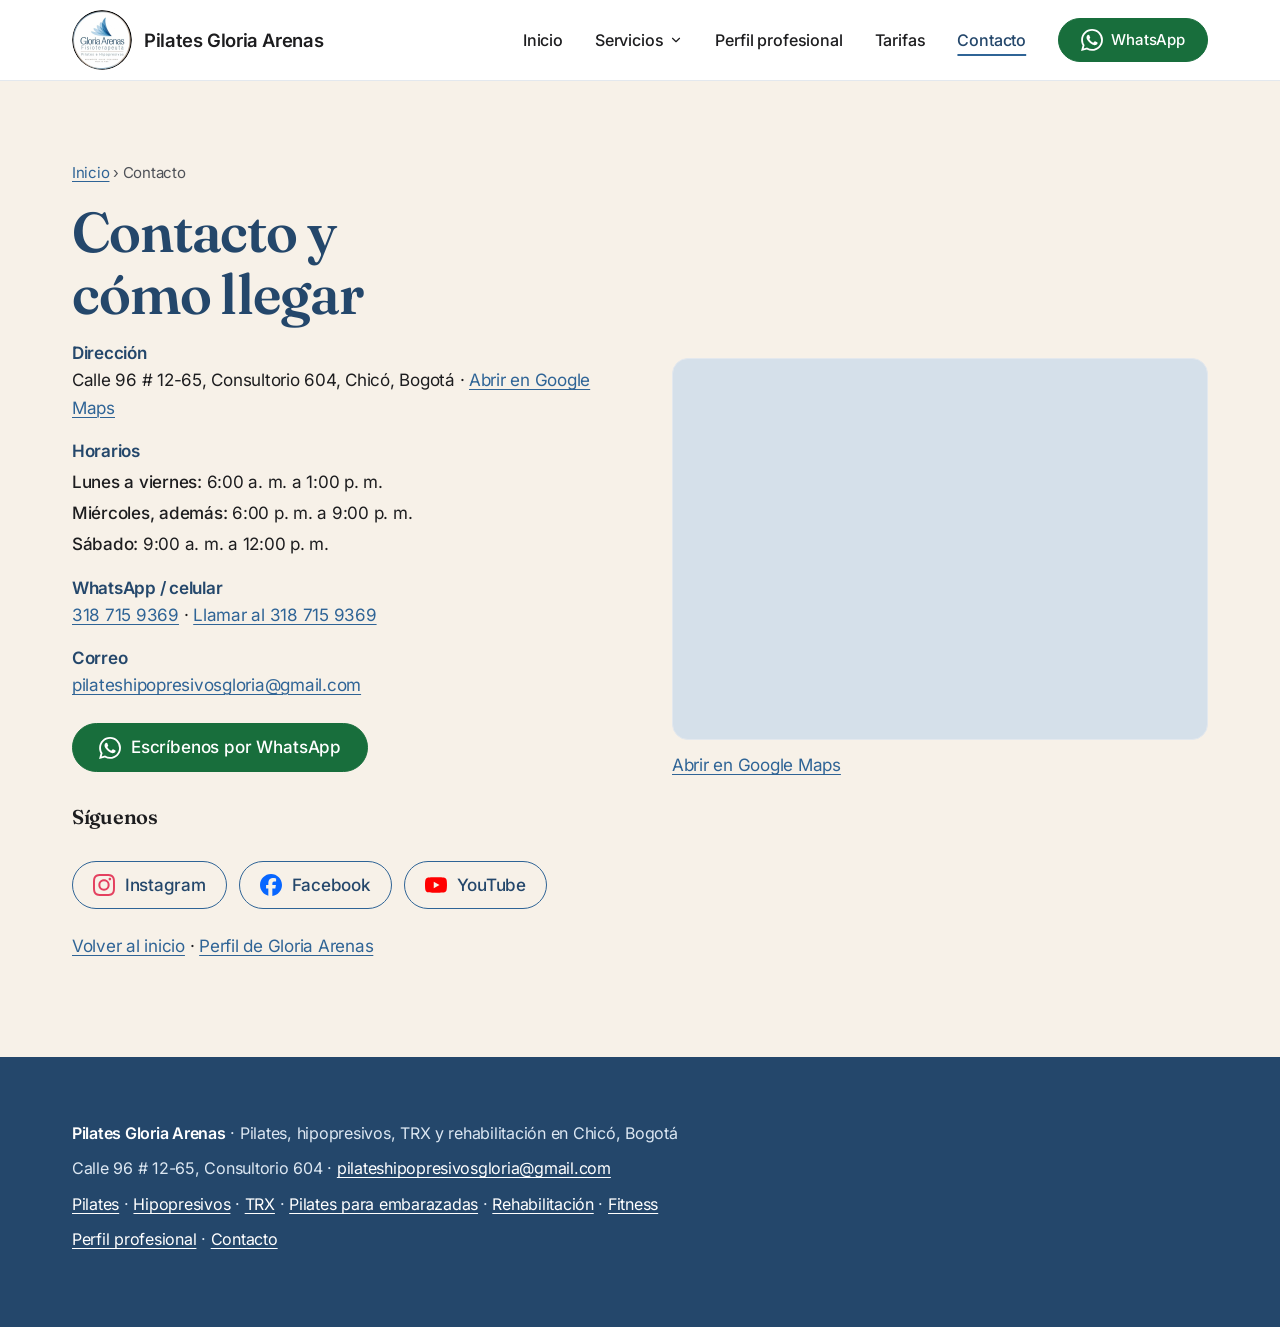
<file: contacto.html>
<!DOCTYPE html>
<html lang="es-CO">
<head>
  <meta charset="utf-8">
  <meta name="viewport" content="width=device-width, initial-scale=1">
  <title>Contacto: pilates en Chicó, Bogotá | Gloria Arenas</title>
  <meta name="description" content="Agenda tu clase de pilates, hipopresivos o rehabilitación en Chicó, Bogotá. Calle 96 # 12-65, Consultorio 604. Escríbenos por WhatsApp.">
  <!-- TODO: reemplazar https://pilates-gloria-arenas.vercel.app por el dominio real en canonical, og:url, og:image, JSON-LD, sitemap.xml y robots.txt -->
  <link rel="canonical" href="https://pilates-gloria-arenas.vercel.app/contacto.html">
  <meta name="theme-color" content="#24476b">
  <link rel="icon" href="assets/img/favicon-48.png" type="image/png" sizes="48x48">
  <link rel="icon" href="assets/img/favicon.svg" type="image/svg+xml">
  <link rel="apple-touch-icon" href="assets/img/apple-touch-icon.png">

  <meta property="og:type" content="website">
  <meta property="og:locale" content="es_CO">
  <meta property="og:site_name" content="Pilates Gloria Arenas">
  <meta property="og:title" content="Contacto: pilates en Chicó, Bogotá | Gloria Arenas">
  <meta property="og:description" content="Agenda tu clase de pilates, hipopresivos o rehabilitación en Chicó, Bogotá. Calle 96 # 12-65, Consultorio 604. Escríbenos por WhatsApp.">
  <meta property="og:url" content="https://pilates-gloria-arenas.vercel.app/contacto.html">
    <meta property="og:image" content="https://pilates-gloria-arenas.vercel.app/assets/img/og-image.jpg">
  <meta property="og:image:width" content="1200">
  <meta property="og:image:height" content="630">
  <meta name="twitter:card" content="summary_large_image">
  <meta name="twitter:title" content="Contacto: pilates en Chicó, Bogotá | Gloria Arenas">
  <meta name="twitter:description" content="Agenda tu clase de pilates, hipopresivos o rehabilitación en Chicó, Bogotá. Calle 96 # 12-65, Consultorio 604. Escríbenos por WhatsApp.">
  <meta name="twitter:image" content="https://pilates-gloria-arenas.vercel.app/assets/img/og-image.jpg">
  <link rel="preload" href="assets/fonts/fraunces-normal-latin.woff2" as="font" type="font/woff2" crossorigin>
  <link rel="preload" href="assets/css/styles.css" as="style">
  <link rel="stylesheet" href="assets/css/styles.css">

  <script type="application/ld+json">{"@context":"https://schema.org","@type":"WebPage","name":"Contacto: pilates e hipopresivos en Chicó, Bogotá | Pilates Gloria Arenas","url":"https://pilates-gloria-arenas.vercel.app/contacto.html","isPartOf":{"@type":"WebSite","name":"Pilates Gloria Arenas","url":"https://pilates-gloria-arenas.vercel.app/"}}</script>
</head>
<body>
  <a class="skip-link" href="#contenido">Saltar al contenido</a>

  <header class="site-header">
    <div class="container">
      <a class="brand" href="index.html"><img src="assets/img/logo.webp" width="64" height="64" alt="Logotipo de Pilates Gloria Arenas"><span>Pilates Gloria Arenas</span></a>
      <button class="nav-toggle" aria-expanded="false" aria-controls="menu">Menú</button>
      <nav class="nav" id="menu" aria-label="Principal">
        <ul>
          <li><a href="index.html">Inicio</a></li>
          <li class="nav__dd">
            <button class="nav__dd-btn" type="button" aria-expanded="false" aria-controls="menu-servicios">Servicios <svg viewBox="0 0 24 24" aria-hidden="true"><path d="M6 9l6 6 6-6"/></svg></button>
            <ul class="nav__dd-panel" id="menu-servicios" hidden>
              <li><a href="pilates-bogota.html">Pilates</a></li>
              <li><a href="hipopresivos-bogota.html">Hipopresivos</a></li>
              <li><a href="trx-bogota.html">TRX</a></li>
              <li><a href="pilates-embarazadas-bogota.html">Pilates para embarazadas</a></li>
              <li><a href="rehabilitacion-bogota.html">Rehabilitación</a></li>
              <li><a href="fitness-bogota.html">Fitness</a></li>
            </ul>
          </li>
          <li><a href="perfil-profesional.html">Perfil profesional</a></li>
          <li><a href="index.html#precios">Tarifas</a></li>
          <li><a href="contacto.html" aria-current="page">Contacto</a></li>
          <li class="nav__cta"><a class="btn btn--wa btn--sm" href="https://wa.me/573187159369?text=Hola%2C%20quiero%20informaci%C3%B3n%20sobre%20las%20clases%20de%20pilates" target="_blank" rel="noopener" data-track="whatsapp" data-location="header">WhatsApp</a></li>
        </ul>
      </nav>
    </div>
  </header>

  <main id="contenido">
    <section class="section section--cream">
      <div class="container split">
        <div>
          <p class="crumbs"><a href="index.html">Inicio</a> › Contacto</p>
          <h1>Contacto y cómo llegar</h1>
          <ul class="contact-list">
            <li><strong>Dirección</strong>Calle 96 # 12-65, Consultorio 604, Chicó, Bogotá · <a href="https://www.google.com/maps/place/Pilates+Gloria+Arenas/@4.7284224,-74.0524032,12z/data=!4m6!3m5!1s0x8e3f9a93fd5f29cd:0xce31d070d90a8db6!8m2!3d4.6803866!4d-74.0477391!16s%2Fg%2F11bw4x9yk0" target="_blank" rel="noopener">Abrir en Google Maps</a></li>
            <li><strong>Horarios</strong><ul class="hours">
              <li><span>Lunes a viernes</span> 6:00 a. m. a 1:00 p. m.</li>
              <li><span>Miércoles, además</span> 6:00 p. m. a 9:00 p. m.</li>
              <li><span>Sábado</span> 9:00 a. m. a 12:00 p. m.</li>
            </ul></li>
            <li><strong>WhatsApp / celular</strong><a href="https://wa.me/573187159369?text=Hola%2C%20quiero%20informaci%C3%B3n%20sobre%20las%20clases%20de%20pilates" target="_blank" rel="noopener" data-track="whatsapp" data-location="contacto">318 715 9369</a> · <a href="tel:+573187159369">Llamar al 318 715 9369</a></li>
            <li><strong>Correo</strong><a href="mailto:pilateshipopresivosgloria@gmail.com">pilateshipopresivosgloria@gmail.com</a></li>
          </ul>
          <a class="btn btn--wa" href="https://wa.me/573187159369?text=Hola%2C%20quiero%20informaci%C3%B3n%20sobre%20las%20clases%20de%20pilates" target="_blank" rel="noopener" data-track="whatsapp" data-location="contacto">Escríbenos por WhatsApp</a>
          <h2 class="h-sub" style="margin-top:32px">Síguenos</h2>
          <ul class="social">
            <li><a href="https://www.instagram.com/pilatesgloriaarenas/" target="_blank" rel="noopener"><svg class="social__icon social__icon--instagram" viewBox="0 0 24 24" aria-hidden="true"><path d="M7.0301.084c-1.2768.0602-2.1487.264-2.911.5634-.7888.3075-1.4575.72-2.1228 1.3877-.6652.6677-1.075 1.3368-1.3802 2.127-.2954.7638-.4956 1.6365-.552 2.914-.0564 1.2775-.0689 1.6882-.0626 4.947.0062 3.2586.0206 3.6671.0825 4.9473.061 1.2765.264 2.1482.5635 2.9107.308.7889.72 1.4573 1.388 2.1228.6679.6655 1.3365 1.0743 2.1285 1.38.7632.295 1.6361.4961 2.9134.552 1.2773.056 1.6884.069 4.9462.0627 3.2578-.0062 3.668-.0207 4.9478-.0814 1.28-.0607 2.147-.2652 2.9098-.5633.7889-.3086 1.4578-.72 2.1228-1.3881.665-.6682 1.0745-1.3378 1.3795-2.1284.2957-.7632.4966-1.636.552-2.9124.056-1.2809.0692-1.6898.063-4.948-.0063-3.2583-.021-3.6668-.0817-4.9465-.0607-1.2797-.264-2.1487-.5633-2.9117-.3084-.7889-.72-1.4568-1.3876-2.1228C21.2982 1.33 20.628.9208 19.8378.6165 19.074.321 18.2017.1197 16.9244.0645 15.6471.0093 15.236-.005 11.977.0014 8.718.0076 8.31.0215 7.0301.0839m.1402 21.6932c-1.17-.0509-1.8053-.2453-2.2287-.408-.5606-.216-.96-.4771-1.3819-.895-.422-.4178-.6811-.8186-.9-1.378-.1644-.4234-.3624-1.058-.4171-2.228-.0595-1.2645-.072-1.6442-.079-4.848-.007-3.2037.0053-3.583.0607-4.848.05-1.169.2456-1.805.408-2.2282.216-.5613.4762-.96.895-1.3816.4188-.4217.8184-.6814 1.3783-.9003.423-.1651 1.0575-.3614 2.227-.4171 1.2655-.06 1.6447-.072 4.848-.079 3.2033-.007 3.5835.005 4.8495.0608 1.169.0508 1.8053.2445 2.228.408.5608.216.96.4754 1.3816.895.4217.4194.6816.8176.9005 1.3787.1653.4217.3617 1.056.4169 2.2263.0602 1.2655.0739 1.645.0796 4.848.0058 3.203-.0055 3.5834-.061 4.848-.051 1.17-.245 1.8055-.408 2.2294-.216.5604-.4763.96-.8954 1.3814-.419.4215-.8181.6811-1.3783.9-.4224.1649-1.0577.3617-2.2262.4174-1.2656.0595-1.6448.072-4.8493.079-3.2045.007-3.5825-.006-4.848-.0608M16.953 5.5864A1.44 1.44 0 1 0 18.39 4.144a1.44 1.44 0 0 0-1.437 1.4424M5.8385 12.012c.0067 3.4032 2.7706 6.1557 6.173 6.1493 3.4026-.0065 6.157-2.7701 6.1506-6.1733-.0065-3.4032-2.771-6.1565-6.174-6.1498-3.403.0067-6.156 2.771-6.1496 6.1738M8 12.0077a4 4 0 1 1 4.008 3.9921A3.9996 3.9996 0 0 1 8 12.0077"/></svg>Instagram</a></li>
            <li><a href="https://www.facebook.com/pilateshipopresivos/" target="_blank" rel="noopener"><svg class="social__icon social__icon--facebook" viewBox="0 0 24 24" aria-hidden="true"><path d="M9.101 23.691v-7.98H6.627v-3.667h2.474v-1.58c0-4.085 1.848-5.978 5.858-5.978.401 0 .955.042 1.468.103a8.68 8.68 0 0 1 1.141.195v3.325a8.623 8.623 0 0 0-.653-.036 26.805 26.805 0 0 0-.733-.009c-.707 0-1.259.096-1.675.309a1.686 1.686 0 0 0-.679.622c-.258.42-.374.995-.374 1.752v1.297h3.919l-.386 2.103-.287 1.564h-3.246v8.245C19.396 23.238 24 18.179 24 12.044c0-6.627-5.373-12-12-12s-12 5.373-12 12c0 5.628 3.874 10.35 9.101 11.647Z"/></svg>Facebook</a></li>
            <li><a href="https://www.youtube.com/channel/UC_BZJyD4LK0It2uXmTFV5uQ" target="_blank" rel="noopener"><svg class="social__icon social__icon--youtube" viewBox="0 0 24 24" aria-hidden="true"><path d="M23.498 6.186a3.016 3.016 0 0 0-2.122-2.136C19.505 3.545 12 3.545 12 3.545s-7.505 0-9.377.505A3.017 3.017 0 0 0 .502 6.186C0 8.07 0 12 0 12s0 3.93.502 5.814a3.016 3.016 0 0 0 2.122 2.136c1.871.505 9.376.505 9.376.505s7.505 0 9.377-.505a3.015 3.015 0 0 0 2.122-2.136C24 15.93 24 12 24 12s0-3.93-.502-5.814zM9.545 15.568V8.432L15.818 12l-6.273 3.568z"/></svg>YouTube</a></li>
          </ul>
          <p style="margin-top:24px"><a href="index.html">Volver al inicio</a> · <a href="perfil-profesional.html">Perfil de Gloria Arenas</a></p>
        </div>
        <div class="map-wrap">
          <div class="map">
            <iframe title="Mapa: Pilates Gloria Arenas, Calle 96 # 12-65, Bogotá" loading="lazy" referrerpolicy="no-referrer-when-downgrade" src="https://www.google.com/maps?q=Pilates+Gloria+Arenas&amp;ll=4.6803866,-74.0477391&amp;z=16&amp;output=embed"></iframe>
          </div>
          <p class="map__link"><a href="https://www.google.com/maps/place/Pilates+Gloria+Arenas/@4.7284224,-74.0524032,12z/data=!4m6!3m5!1s0x8e3f9a93fd5f29cd:0xce31d070d90a8db6!8m2!3d4.6803866!4d-74.0477391!16s%2Fg%2F11bw4x9yk0" target="_blank" rel="noopener">Abrir en Google Maps</a></p>
        </div>
      </div>
    </section>
  </main>

  <footer class="site-footer">
    <div class="container">
      <p><strong>Pilates Gloria Arenas</strong> · Pilates, hipopresivos, TRX y rehabilitación en Chicó, Bogotá</p>
      <p>Calle 96 # 12-65, Consultorio 604 · <a href="mailto:pilateshipopresivosgloria@gmail.com">pilateshipopresivosgloria@gmail.com</a></p>
      <p><a href="pilates-bogota.html">Pilates</a> · <a href="hipopresivos-bogota.html">Hipopresivos</a> · <a href="trx-bogota.html">TRX</a> · <a href="pilates-embarazadas-bogota.html">Pilates para embarazadas</a> · <a href="rehabilitacion-bogota.html">Rehabilitación</a> · <a href="fitness-bogota.html">Fitness</a></p>
      <p><a href="perfil-profesional.html">Perfil profesional</a> · <a href="contacto.html">Contacto</a></p>
    </div>
  </footer>

  <a class="wa-float" href="https://wa.me/573187159369?text=Hola%2C%20quiero%20informaci%C3%B3n%20sobre%20las%20clases%20de%20pilates" target="_blank" rel="noopener" aria-label="Escribir por WhatsApp" data-track="whatsapp" data-location="flotante">
    <svg viewBox="0 0 24 24" aria-hidden="true"><path d="M17.472 14.382c-.297-.149-1.758-.867-2.03-.967-.273-.099-.471-.148-.67.15-.197.297-.767.966-.94 1.164-.173.199-.347.223-.644.075-.297-.15-1.255-.463-2.39-1.475-.883-.788-1.48-1.761-1.653-2.059-.173-.297-.018-.458.13-.606.134-.133.298-.347.446-.52.149-.174.198-.298.298-.497.099-.198.05-.371-.025-.52-.075-.149-.669-1.612-.916-2.207-.242-.579-.487-.5-.669-.51-.173-.008-.371-.01-.57-.01-.198 0-.52.074-.792.372-.272.297-1.04 1.016-1.04 2.479 0 1.462 1.065 2.875 1.213 3.074.149.198 2.096 3.2 5.077 4.487.709.306 1.262.489 1.694.625.712.227 1.36.195 1.871.118.571-.085 1.758-.719 2.006-1.413.248-.694.248-1.289.173-1.413-.074-.124-.272-.198-.57-.347m-5.421 7.403h-.004a9.87 9.87 0 01-5.031-1.378l-.361-.214-3.741.982.998-3.648-.235-.374a9.86 9.86 0 01-1.51-5.26c.001-5.45 4.436-9.884 9.888-9.884 2.64 0 5.122 1.03 6.988 2.898a9.825 9.825 0 012.893 6.994c-.003 5.45-4.437 9.884-9.885 9.884m8.413-18.297A11.815 11.815 0 0012.05 0C5.495 0 .16 5.335.157 11.892c0 2.096.547 4.142 1.588 5.945L.057 24l6.305-1.654a11.882 11.882 0 005.683 1.448h.005c6.554 0 11.89-5.335 11.893-11.893a11.821 11.821 0 00-3.48-8.413Z"/></svg>
  </a>

  <script src="assets/js/main.js" defer></script>
</body>
</html>
</file>
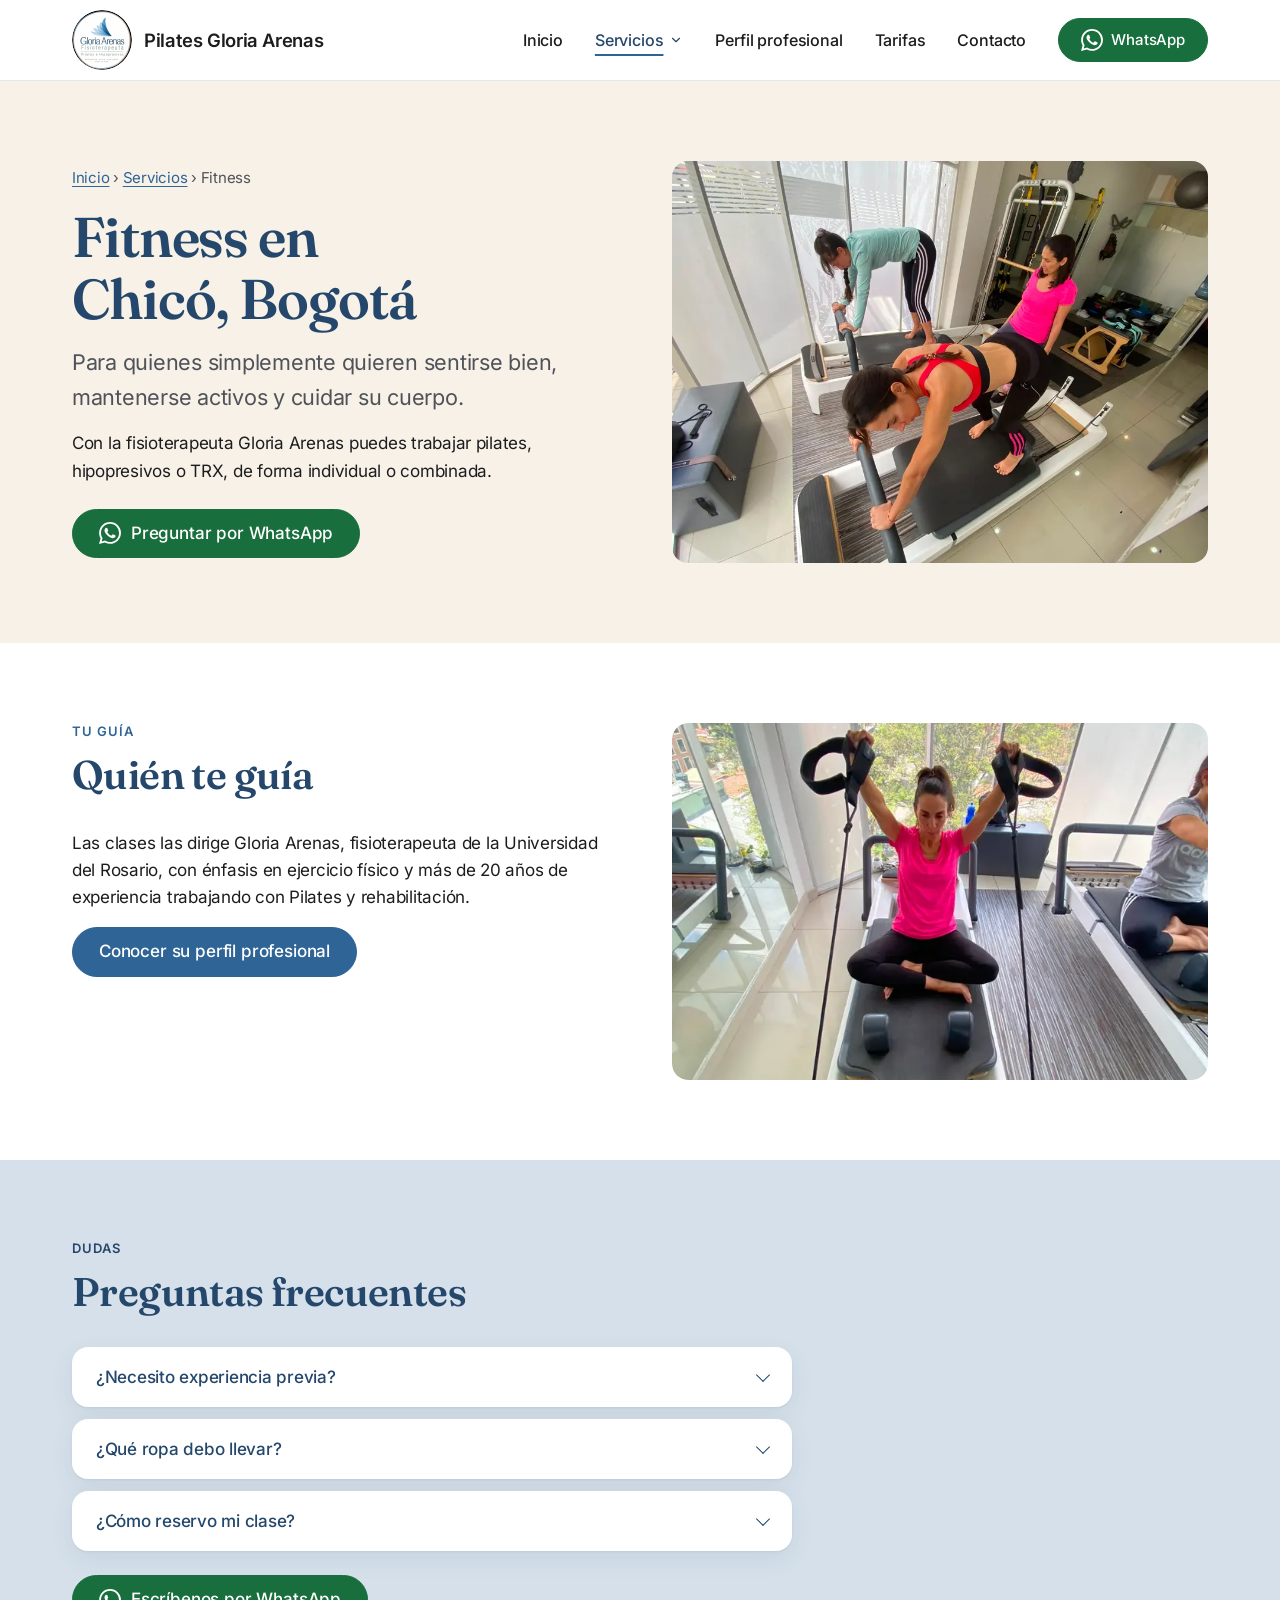
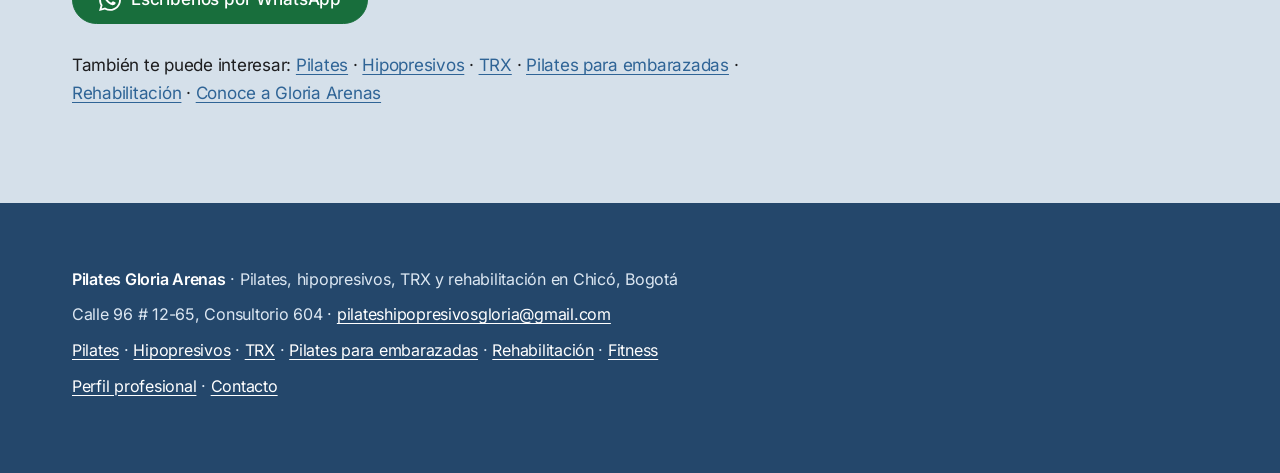
<file: fitness-bogota.html>
<!DOCTYPE html>
<html lang="es-CO">
<head>
  <meta charset="utf-8">
  <meta name="viewport" content="width=device-width, initial-scale=1">
  <title>Fitness en Chicó, Bogotá | Gloria Arenas</title>
  <meta name="description" content="Clases personalizadas de fitness en Chicó, Bogotá, con pilates, hipopresivos y TRX, guiadas por la fisioterapeuta Gloria Arenas.">
  <!-- TODO: reemplazar https://pilates-gloria-arenas.vercel.app por el dominio real en canonical, og:url, og:image, JSON-LD, sitemap.xml y robots.txt -->
  <link rel="canonical" href="https://pilates-gloria-arenas.vercel.app/fitness-bogota.html">
  <meta name="theme-color" content="#24476b">
  <link rel="icon" href="assets/img/favicon-48.png" type="image/png" sizes="48x48">
  <link rel="icon" href="assets/img/favicon.svg" type="image/svg+xml">
  <link rel="apple-touch-icon" href="assets/img/apple-touch-icon.png">

  <meta property="og:type" content="website">
  <meta property="og:locale" content="es_CO">
  <meta property="og:site_name" content="Pilates Gloria Arenas">
  <meta property="og:title" content="Fitness en Chicó, Bogotá | Gloria Arenas">
  <meta property="og:description" content="Clases personalizadas de fitness en Chicó, Bogotá, con pilates, hipopresivos y TRX, guiadas por la fisioterapeuta Gloria Arenas.">
  <meta property="og:url" content="https://pilates-gloria-arenas.vercel.app/fitness-bogota.html">
    <meta property="og:image" content="https://pilates-gloria-arenas.vercel.app/assets/img/og-image.jpg">
  <meta property="og:image:width" content="1200">
  <meta property="og:image:height" content="630">
  <meta name="twitter:card" content="summary_large_image">
  <meta name="twitter:title" content="Fitness en Chicó, Bogotá | Gloria Arenas">
  <meta name="twitter:description" content="Clases personalizadas de fitness en Chicó, Bogotá, con pilates, hipopresivos y TRX, guiadas por la fisioterapeuta Gloria Arenas.">
  <meta name="twitter:image" content="https://pilates-gloria-arenas.vercel.app/assets/img/og-image.jpg">
  <link rel="preload" href="assets/fonts/fraunces-normal-latin.woff2" as="font" type="font/woff2" crossorigin>
  <link rel="preload" href="assets/css/styles.css" as="style">
  <link rel="stylesheet" href="assets/css/styles.css">
  <script type="application/ld+json">
  {
    "@context": "https://schema.org",
    "@type": "WebPage",
    "name": "Fitness en Chicó, Bogotá con fisioterapeuta | Pilates Gloria Arenas",
    "description": "Clases personalizadas de fitness en Chicó, Bogotá, con pilates, hipopresivos y TRX, guiadas por la fisioterapeuta Gloria Arenas.",
    "url": "https://pilates-gloria-arenas.vercel.app/fitness-bogota.html",
    "about": {
      "@type": "Physiotherapist",
      "name": "Pilates Gloria Arenas",
      "url": "https://pilates-gloria-arenas.vercel.app/"
    },
    "isPartOf": {
      "@type": "WebSite",
      "name": "Pilates Gloria Arenas",
      "url": "https://pilates-gloria-arenas.vercel.app/"
    }
  }
  </script>
  <script type="application/ld+json">
  {
    "@context": "https://schema.org",
    "@type": "FAQPage",
    "mainEntity": [
      {
        "@type": "Question",
        "name": "¿Necesito experiencia previa?",
        "acceptedAnswer": {
          "@type": "Answer",
          "text": "No. Las clases son personalizadas y se adaptan a tu nivel, así que puedes empezar desde cero."
        }
      },
      {
        "@type": "Question",
        "name": "¿Qué ropa debo llevar?",
        "acceptedAnswer": {
          "@type": "Answer",
          "text": "Ropa cómoda y elástica que te permita moverte con libertad."
        }
      },
      {
        "@type": "Question",
        "name": "¿Cómo reservo mi clase?",
        "acceptedAnswer": {
          "@type": "Answer",
          "text": "Escríbenos por WhatsApp al 318 715 9369 y coordinamos tu primera clase."
        }
      }
    ]
  }
  </script>
</head>
<body>
  <a class="skip-link" href="#contenido">Saltar al contenido</a>

  <header class="site-header">
    <div class="container">
      <a class="brand" href="index.html"><img src="assets/img/logo.webp" width="64" height="64" alt="Logotipo de Pilates Gloria Arenas"><span>Pilates Gloria Arenas</span></a>
      <button class="nav-toggle" aria-expanded="false" aria-controls="menu">Menú</button>
      <nav class="nav" id="menu" aria-label="Principal">
        <ul>
          <li><a href="index.html">Inicio</a></li>
          <li class="nav__dd">
            <button class="nav__dd-btn is-current" type="button" aria-expanded="false" aria-controls="menu-servicios">Servicios <svg viewBox="0 0 24 24" aria-hidden="true"><path d="M6 9l6 6 6-6"/></svg></button>
            <ul class="nav__dd-panel" id="menu-servicios" hidden>
              <li><a href="pilates-bogota.html">Pilates</a></li>
              <li><a href="hipopresivos-bogota.html">Hipopresivos</a></li>
              <li><a href="trx-bogota.html">TRX</a></li>
              <li><a href="pilates-embarazadas-bogota.html">Pilates para embarazadas</a></li>
              <li><a href="rehabilitacion-bogota.html">Rehabilitación</a></li>
              <li><a href="fitness-bogota.html" aria-current="page">Fitness</a></li>
            </ul>
          </li>
          <li><a href="perfil-profesional.html">Perfil profesional</a></li>
          <li><a href="index.html#precios">Tarifas</a></li>
          <li><a href="contacto.html">Contacto</a></li>
          <li class="nav__cta"><a class="btn btn--wa btn--sm" href="https://wa.me/573187159369?text=Hola%2C%20quiero%20informaci%C3%B3n%20sobre%20las%20clases%20de%20pilates" target="_blank" rel="noopener" data-track="whatsapp" data-location="header">WhatsApp</a></li>
        </ul>
      </nav>
    </div>
  </header>

  <main id="contenido">
    <section class="section section--cream">
      <div class="container split">
        <div>
          <p class="crumbs"><a href="index.html">Inicio</a> › <a href="index.html#servicios">Servicios</a> › Fitness</p>
          <h1>Fitness en Chicó, Bogotá</h1>
          <p class="hero__lead">Para quienes simplemente quieren sentirse bien, mantenerse activos y cuidar su cuerpo.</p>
          <p>Con la fisioterapeuta Gloria Arenas puedes trabajar pilates, hipopresivos o TRX, de forma individual o combinada.</p>
          <div class="hero__actions"><a class="btn btn--wa" href="https://wa.me/573187159369?text=Hola%2C%20quiero%20informaci%C3%B3n%20sobre%20las%20clases%20de%20fitness" target="_blank" rel="noopener" data-track="whatsapp" data-location="fitness-pagina">Preguntar por WhatsApp</a></div>
        </div>
        <div class="hero__media"><img src="assets/img/clase-reformer-pareja.webp" width="900" height="675" alt="Alumnas practicando pilates en equipos reformer junto al ventanal del estudio" fetchpriority="high"></div>
      </div>
    </section>

    <section class="section">
      <div class="container split split--start">
        <div>
          <p class="eyebrow">Tu guía</p>
          <h2>Quién te guía</h2>
          <p>Las clases las dirige Gloria Arenas, fisioterapeuta de la Universidad del Rosario, con énfasis en ejercicio físico y más de 20 años de experiencia trabajando con Pilates y rehabilitación.</p>
          <a class="btn btn--primary" href="perfil-profesional.html">Conocer su perfil profesional</a>
        </div>
        <div class="gallery gallery--two">
          <figure><img src="assets/img/clase-dos-personas.webp" width="700" height="933" loading="lazy" alt="Clase para dos personas en equipos reformer del estudio"></figure>
        </div>
      </div>
    </section>

    <section class="section section--band" id="preguntas">
      <div class="container">
        <p class="eyebrow">Dudas</p>
        <h2>Preguntas frecuentes</h2>
        <div class="faq">
          <details>
            <summary>¿Necesito experiencia previa?</summary>
            <p>No. Las clases son personalizadas y se adaptan a tu nivel, así que puedes empezar desde cero.</p>
          </details>
          <details>
            <summary>¿Qué ropa debo llevar?</summary>
            <p>Ropa cómoda y elástica que te permita moverte con libertad.</p>
          </details>
          <details>
            <summary>¿Cómo reservo mi clase?</summary>
            <p>Escríbenos por WhatsApp al 318 715 9369 y coordinamos tu primera clase.</p>
          </details>
        </div>
        <p style="margin-top:24px"><a class="btn btn--wa" href="https://wa.me/573187159369?text=Hola%2C%20quiero%20informaci%C3%B3n%20sobre%20las%20clases%20de%20fitness" target="_blank" rel="noopener" data-track="whatsapp" data-location="fitness-pagina">Escríbenos por WhatsApp</a></p>
        <p style="margin-top:28px">También te puede interesar: <a href="pilates-bogota.html">Pilates</a> · <a href="hipopresivos-bogota.html">Hipopresivos</a> · <a href="trx-bogota.html">TRX</a> · <a href="pilates-embarazadas-bogota.html">Pilates para embarazadas</a> · <a href="rehabilitacion-bogota.html">Rehabilitación</a> · <a href="perfil-profesional.html">Conoce a Gloria Arenas</a></p>
      </div>
    </section>
  
  </main>

  <footer class="site-footer">
    <div class="container">
      <p><strong>Pilates Gloria Arenas</strong> · Pilates, hipopresivos, TRX y rehabilitación en Chicó, Bogotá</p>
      <p>Calle 96 # 12-65, Consultorio 604 · <a href="mailto:pilateshipopresivosgloria@gmail.com">pilateshipopresivosgloria@gmail.com</a></p>
      <p><a href="pilates-bogota.html">Pilates</a> · <a href="hipopresivos-bogota.html">Hipopresivos</a> · <a href="trx-bogota.html">TRX</a> · <a href="pilates-embarazadas-bogota.html">Pilates para embarazadas</a> · <a href="rehabilitacion-bogota.html">Rehabilitación</a> · <a href="fitness-bogota.html">Fitness</a></p>
      <p><a href="perfil-profesional.html">Perfil profesional</a> · <a href="contacto.html">Contacto</a></p>
    </div>
  </footer>

  <a class="wa-float" data-track="whatsapp" data-location="flotante" href="https://wa.me/573187159369?text=Hola%2C%20quiero%20informaci%C3%B3n%20sobre%20las%20clases%20de%20fitness" target="_blank" rel="noopener" aria-label="Escribir por WhatsApp">
    <svg viewBox="0 0 24 24" aria-hidden="true"><path d="M17.472 14.382c-.297-.149-1.758-.867-2.03-.967-.273-.099-.471-.148-.67.15-.197.297-.767.966-.94 1.164-.173.199-.347.223-.644.075-.297-.15-1.255-.463-2.39-1.475-.883-.788-1.48-1.761-1.653-2.059-.173-.297-.018-.458.13-.606.134-.133.298-.347.446-.52.149-.174.198-.298.298-.497.099-.198.05-.371-.025-.52-.075-.149-.669-1.612-.916-2.207-.242-.579-.487-.5-.669-.51-.173-.008-.371-.01-.57-.01-.198 0-.52.074-.792.372-.272.297-1.04 1.016-1.04 2.479 0 1.462 1.065 2.875 1.213 3.074.149.198 2.096 3.2 5.077 4.487.709.306 1.262.489 1.694.625.712.227 1.36.195 1.871.118.571-.085 1.758-.719 2.006-1.413.248-.694.248-1.289.173-1.413-.074-.124-.272-.198-.57-.347m-5.421 7.403h-.004a9.87 9.87 0 01-5.031-1.378l-.361-.214-3.741.982.998-3.648-.235-.374a9.86 9.86 0 01-1.51-5.26c.001-5.45 4.436-9.884 9.888-9.884 2.64 0 5.122 1.03 6.988 2.898a9.825 9.825 0 012.893 6.994c-.003 5.45-4.437 9.884-9.885 9.884m8.413-18.297A11.815 11.815 0 0012.05 0C5.495 0 .16 5.335.157 11.892c0 2.096.547 4.142 1.588 5.945L.057 24l6.305-1.654a11.882 11.882 0 005.683 1.448h.005c6.554 0 11.89-5.335 11.893-11.893a11.821 11.821 0 00-3.48-8.413Z"/></svg>
  </a>

  <script src="assets/js/main.js" defer></script>
</body>
</html>
</file>
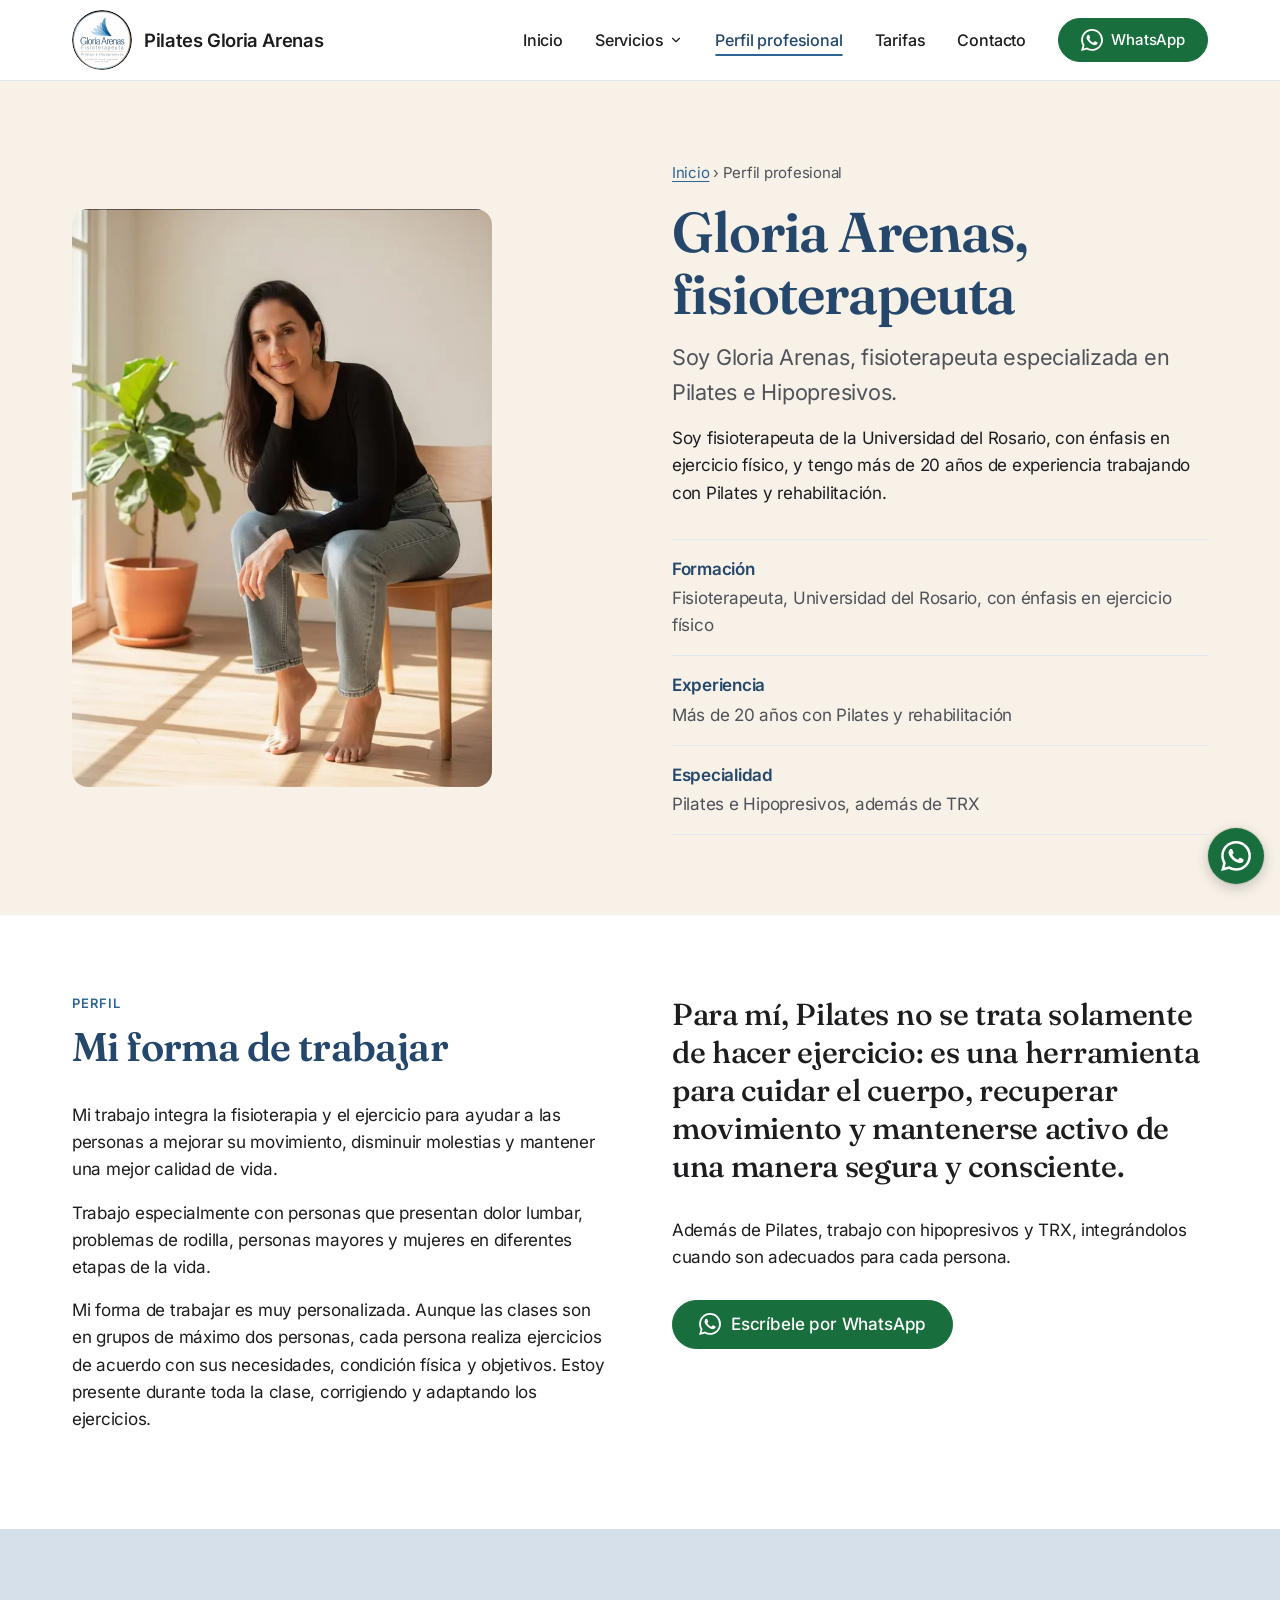
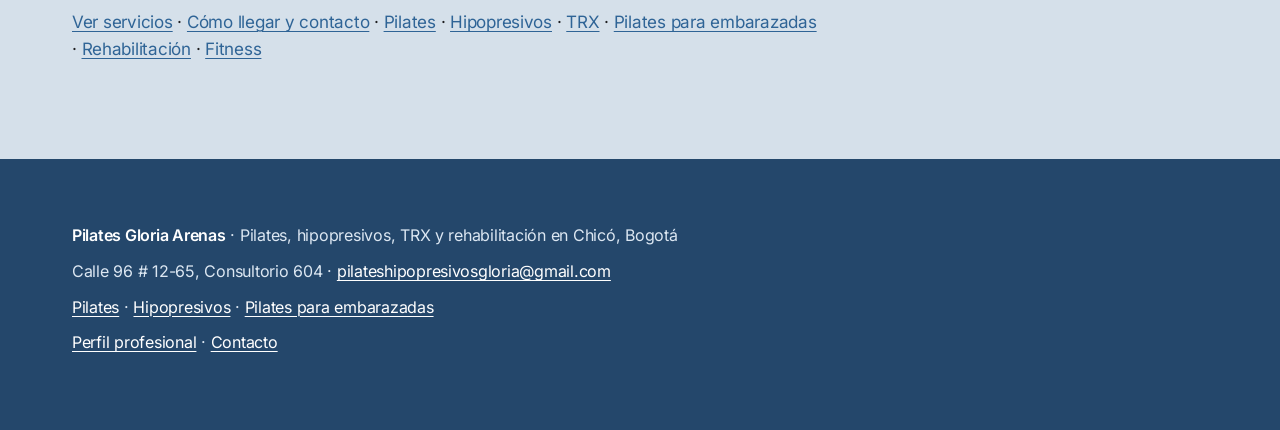
<file: perfil-profesional.html>
<!DOCTYPE html>
<html lang="es-CO">
<head>
  <meta charset="utf-8">
  <meta name="viewport" content="width=device-width, initial-scale=1">
  <title>Gloria Arenas, fisioterapeuta en Chicó, Bogotá</title>
  <meta name="description" content="Gloria Arenas, fisioterapeuta de la Universidad del Rosario con más de 20 años de experiencia en pilates, hipopresivos y rehabilitación en Chicó, Bogotá.">
  <!-- TODO: reemplazar https://pilates-gloria-arenas.vercel.app por el dominio real en canonical, og:url, og:image, JSON-LD, sitemap.xml y robots.txt -->
  <link rel="canonical" href="https://pilates-gloria-arenas.vercel.app/perfil-profesional.html">
  <meta name="theme-color" content="#24476b">
  <link rel="icon" href="assets/img/favicon-48.png" type="image/png" sizes="48x48">
  <link rel="icon" href="assets/img/favicon.svg" type="image/svg+xml">
  <link rel="apple-touch-icon" href="assets/img/apple-touch-icon.png">

  <meta property="og:type" content="website">
  <meta property="og:locale" content="es_CO">
  <meta property="og:site_name" content="Pilates Gloria Arenas">
  <meta property="og:title" content="Gloria Arenas, fisioterapeuta en Chicó, Bogotá">
  <meta property="og:description" content="Gloria Arenas, fisioterapeuta de la Universidad del Rosario con más de 20 años de experiencia en pilates, hipopresivos y rehabilitación en Chicó, Bogotá.">
  <meta property="og:url" content="https://pilates-gloria-arenas.vercel.app/perfil-profesional.html">
    <meta property="og:image" content="https://pilates-gloria-arenas.vercel.app/assets/img/og-image.jpg">
  <meta property="og:image:width" content="1200">
  <meta property="og:image:height" content="630">
  <meta name="twitter:card" content="summary_large_image">
  <meta name="twitter:title" content="Gloria Arenas, fisioterapeuta en Chicó, Bogotá">
  <meta name="twitter:description" content="Gloria Arenas, fisioterapeuta de la Universidad del Rosario con más de 20 años de experiencia en pilates, hipopresivos y rehabilitación en Chicó, Bogotá.">
  <meta name="twitter:image" content="https://pilates-gloria-arenas.vercel.app/assets/img/og-image.jpg">
  <link rel="preload" href="assets/fonts/fraunces-normal-latin.woff2" as="font" type="font/woff2" crossorigin>
  <link rel="preload" href="assets/css/styles.css" as="style">
  <link rel="stylesheet" href="assets/css/styles.css">

  <script type="application/ld+json">{"@context":"https://schema.org","@type":"WebPage","name":"Gloria Arenas, fisioterapeuta | Pilates e hipopresivos en Chicó, Bogotá","url":"https://pilates-gloria-arenas.vercel.app/perfil-profesional.html","isPartOf":{"@type":"WebSite","name":"Pilates Gloria Arenas","url":"https://pilates-gloria-arenas.vercel.app/"}}</script>
  <script type="application/ld+json">
  {
    "@context": "https://schema.org",
    "@type": "Person",
    "name": "Gloria Arenas",
    "jobTitle": "Fisioterapeuta",
    "description": "Fisioterapeuta especializada en Pilates e Hipopresivos, con más de 20 años de experiencia trabajando con Pilates y rehabilitación.",
    "alumniOf": {
      "@type": "CollegeOrUniversity",
      "name": "Universidad del Rosario"
    },
    "worksFor": {
      "@type": "Physiotherapist",
      "name": "Pilates Gloria Arenas",
      "url": "https://pilates-gloria-arenas.vercel.app/"
    },
    "url": "https://pilates-gloria-arenas.vercel.app/perfil-profesional.html"
  }
  </script>
</head>
<body>
  <a class="skip-link" href="#contenido">Saltar al contenido</a>

  <header class="site-header">
    <div class="container">
      <a class="brand" href="index.html"><img src="assets/img/logo.webp" width="64" height="64" alt="Logotipo de Pilates Gloria Arenas"><span>Pilates Gloria Arenas</span></a>
      <button class="nav-toggle" aria-expanded="false" aria-controls="menu">Menú</button>
      <nav class="nav" id="menu" aria-label="Principal">
        <ul>
          <li><a href="index.html">Inicio</a></li>
          <li class="nav__dd">
            <button class="nav__dd-btn" type="button" aria-expanded="false" aria-controls="menu-servicios">Servicios <svg viewBox="0 0 24 24" aria-hidden="true"><path d="M6 9l6 6 6-6"/></svg></button>
            <ul class="nav__dd-panel" id="menu-servicios" hidden>
              <li><a href="pilates-bogota.html">Pilates</a></li>
              <li><a href="hipopresivos-bogota.html">Hipopresivos</a></li>
              <li><a href="trx-bogota.html">TRX</a></li>
              <li><a href="pilates-embarazadas-bogota.html">Pilates para embarazadas</a></li>
              <li><a href="rehabilitacion-bogota.html">Rehabilitación</a></li>
              <li><a href="fitness-bogota.html">Fitness</a></li>
            </ul>
          </li>
          <li><a href="perfil-profesional.html" aria-current="page">Perfil profesional</a></li>
          <li><a href="index.html#precios">Tarifas</a></li>
          <li><a href="contacto.html">Contacto</a></li>
          <li class="nav__cta"><a class="btn btn--wa btn--sm" href="https://wa.me/573187159369?text=Hola%2C%20quiero%20informaci%C3%B3n%20sobre%20las%20clases%20de%20pilates" target="_blank" rel="noopener" data-track="whatsapp" data-location="header">WhatsApp</a></li>
        </ul>
      </nav>
    </div>
  </header>

  <main id="contenido">
    <section class="section section--cream">
      <div class="container split">
        <div>
          <img class="photo photo--portrait" src="assets/img/retrato-gloria.webp" width="700" height="963" loading="lazy" alt="Gloria Arenas, fisioterapeuta, sentada en una silla de madera en un espacio luminoso con una planta">
        </div>
        <div>
          <p class="crumbs"><a href="index.html">Inicio</a> › Perfil profesional</p>
          <h1>Gloria Arenas, fisioterapeuta</h1>
          <p class="hero__lead">Soy Gloria Arenas, fisioterapeuta especializada en Pilates e Hipopresivos.</p>
          <p>Soy fisioterapeuta de la Universidad del Rosario, con énfasis en ejercicio físico, y tengo más de 20 años de experiencia trabajando con Pilates y rehabilitación.</p>
          <ul class="facts">
            <li><strong>Formación</strong><span>Fisioterapeuta, Universidad del Rosario, con énfasis en ejercicio físico</span></li>
            <li><strong>Experiencia</strong><span>Más de 20 años con Pilates y rehabilitación</span></li>
            <li><strong>Especialidad</strong><span>Pilates e Hipopresivos, además de TRX</span></li>
          </ul>
        </div>
      </div>
    </section>
    <section class="section">
      <div class="container split split--start">
        <div>
          <p class="eyebrow">Perfil</p>
          <h2>Mi forma de trabajar</h2>
          <p>Mi trabajo integra la fisioterapia y el ejercicio para ayudar a las personas a mejorar su movimiento, disminuir molestias y mantener una mejor calidad de vida.</p>
          <p>Trabajo especialmente con personas que presentan dolor lumbar, problemas de rodilla, personas mayores y mujeres en diferentes etapas de la vida.</p>
          <p>Mi forma de trabajar es muy personalizada. Aunque las clases son en grupos de máximo dos personas, cada persona realiza ejercicios de acuerdo con sus necesidades, condición física y objetivos. Estoy presente durante toda la clase, corrigiendo y adaptando los ejercicios.</p>
        </div>
        <div>
          <blockquote class="pullquote"><p>Para mí, Pilates no se trata solamente de hacer ejercicio: es una herramienta para cuidar el cuerpo, recuperar movimiento y mantenerse activo de una manera segura y consciente.</p></blockquote>
          <p>Además de Pilates, trabajo con hipopresivos y TRX, integrándolos cuando son adecuados para cada persona.</p>
          <p style="margin-top:28px"><a class="btn btn--wa" href="https://wa.me/573187159369?text=Hola%2C%20quiero%20informaci%C3%B3n%20sobre%20las%20clases%20de%20pilates" target="_blank" rel="noopener" data-track="whatsapp" data-location="perfil">Escríbele por WhatsApp</a></p>
        </div>
      </div>
    </section>
    <section class="section section--band">
      <div class="container">
        <p><a href="index.html#servicios">Ver servicios</a> · <a href="contacto.html">Cómo llegar y contacto</a> · <a href="pilates-bogota.html">Pilates</a> · <a href="hipopresivos-bogota.html">Hipopresivos</a> · <a href="trx-bogota.html">TRX</a> · <a href="pilates-embarazadas-bogota.html">Pilates para embarazadas</a> · <a href="rehabilitacion-bogota.html">Rehabilitación</a> · <a href="fitness-bogota.html">Fitness</a></p>
      </div>
    </section>
  </main>

  <footer class="site-footer">
    <div class="container">
      <p><strong>Pilates Gloria Arenas</strong> · Pilates, hipopresivos, TRX y rehabilitación en Chicó, Bogotá</p>
      <p>Calle 96 # 12-65, Consultorio 604 · <a href="mailto:pilateshipopresivosgloria@gmail.com">pilateshipopresivosgloria@gmail.com</a></p>
      <p><a href="pilates-bogota.html">Pilates</a> · <a href="hipopresivos-bogota.html">Hipopresivos</a> · <a href="pilates-embarazadas-bogota.html">Pilates para embarazadas</a></p>
      <p><a href="perfil-profesional.html">Perfil profesional</a> · <a href="contacto.html">Contacto</a></p>
    </div>
  </footer>

  <a class="wa-float" href="https://wa.me/573187159369?text=Hola%2C%20quiero%20informaci%C3%B3n%20sobre%20las%20clases%20de%20pilates" target="_blank" rel="noopener" aria-label="Escribir por WhatsApp" data-track="whatsapp" data-location="flotante">
    <svg viewBox="0 0 24 24" aria-hidden="true"><path d="M17.472 14.382c-.297-.149-1.758-.867-2.03-.967-.273-.099-.471-.148-.67.15-.197.297-.767.966-.94 1.164-.173.199-.347.223-.644.075-.297-.15-1.255-.463-2.39-1.475-.883-.788-1.48-1.761-1.653-2.059-.173-.297-.018-.458.13-.606.134-.133.298-.347.446-.52.149-.174.198-.298.298-.497.099-.198.05-.371-.025-.52-.075-.149-.669-1.612-.916-2.207-.242-.579-.487-.5-.669-.51-.173-.008-.371-.01-.57-.01-.198 0-.52.074-.792.372-.272.297-1.04 1.016-1.04 2.479 0 1.462 1.065 2.875 1.213 3.074.149.198 2.096 3.2 5.077 4.487.709.306 1.262.489 1.694.625.712.227 1.36.195 1.871.118.571-.085 1.758-.719 2.006-1.413.248-.694.248-1.289.173-1.413-.074-.124-.272-.198-.57-.347m-5.421 7.403h-.004a9.87 9.87 0 01-5.031-1.378l-.361-.214-3.741.982.998-3.648-.235-.374a9.86 9.86 0 01-1.51-5.26c.001-5.45 4.436-9.884 9.888-9.884 2.64 0 5.122 1.03 6.988 2.898a9.825 9.825 0 012.893 6.994c-.003 5.45-4.437 9.884-9.885 9.884m8.413-18.297A11.815 11.815 0 0012.05 0C5.495 0 .16 5.335.157 11.892c0 2.096.547 4.142 1.588 5.945L.057 24l6.305-1.654a11.882 11.882 0 005.683 1.448h.005c6.554 0 11.89-5.335 11.893-11.893a11.821 11.821 0 00-3.48-8.413Z"/></svg>
  </a>

  <script src="assets/js/main.js" defer></script>
</body>
</html>
</file>
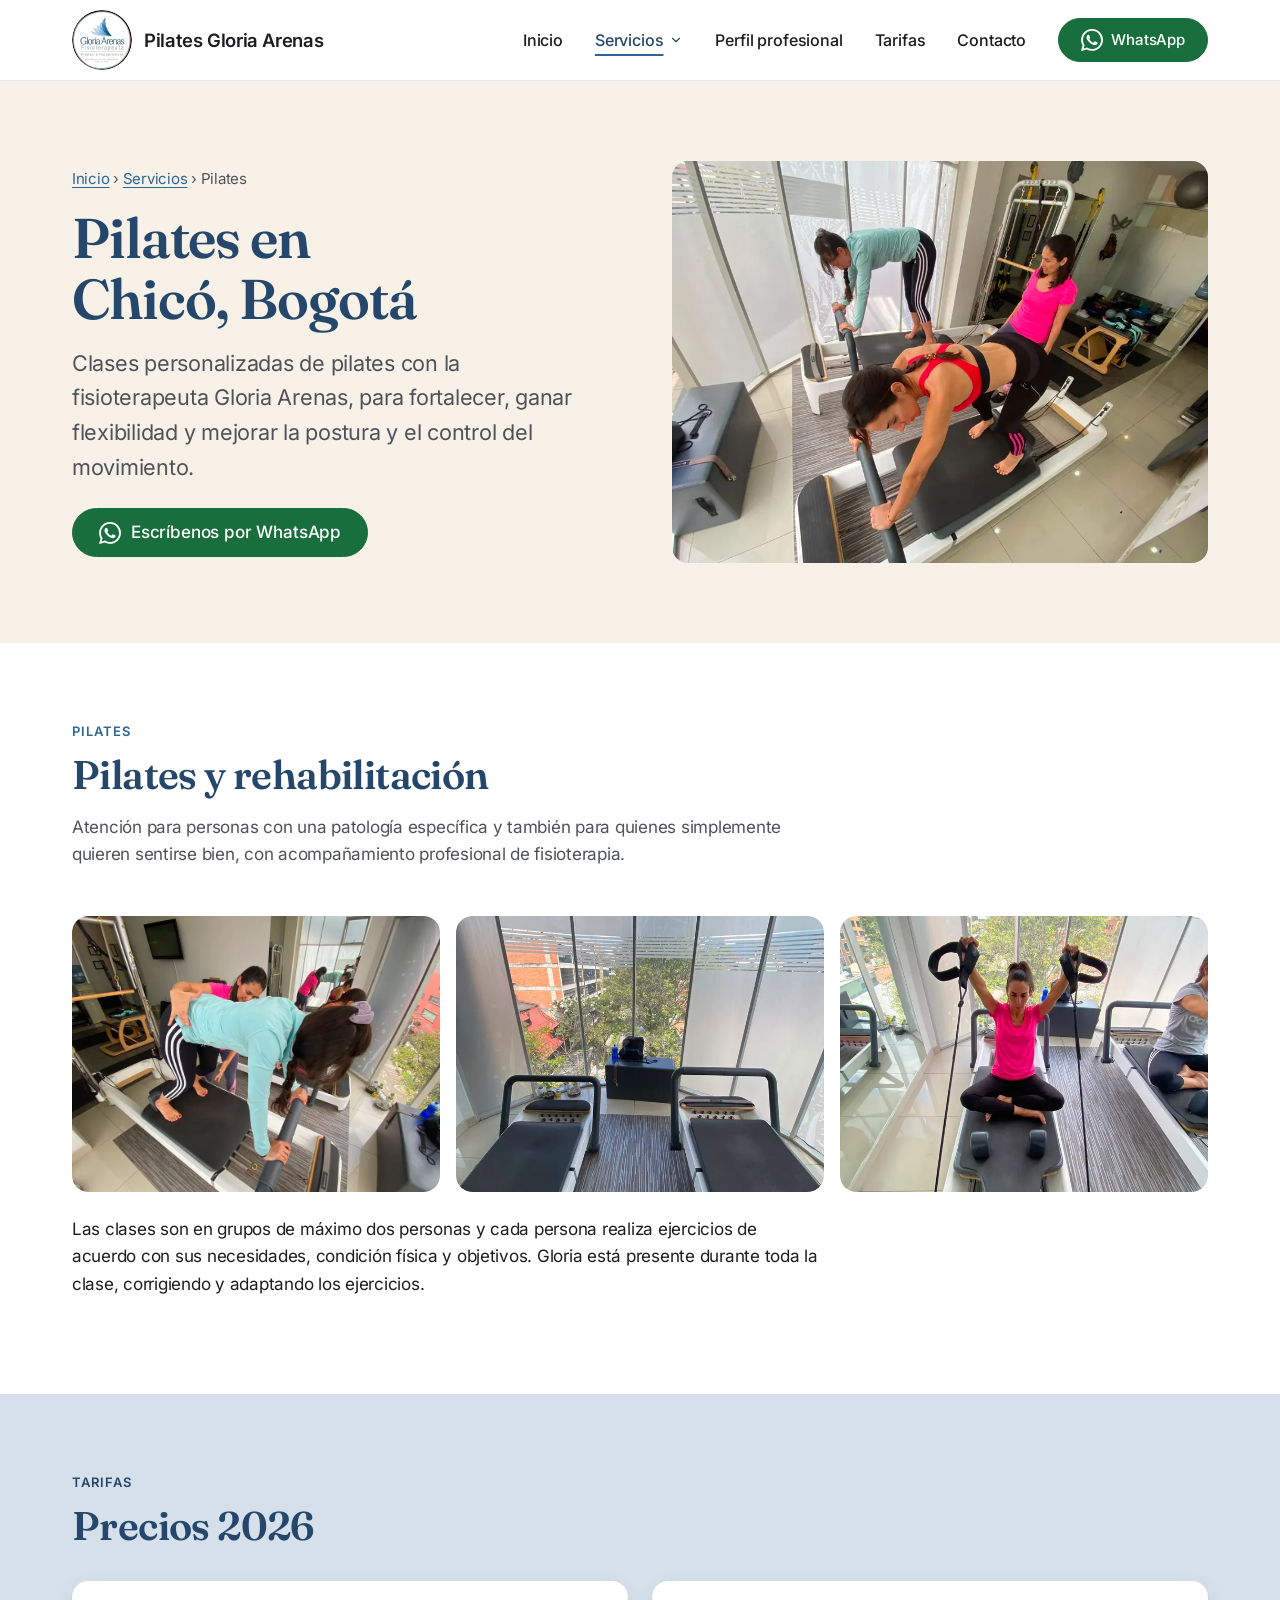
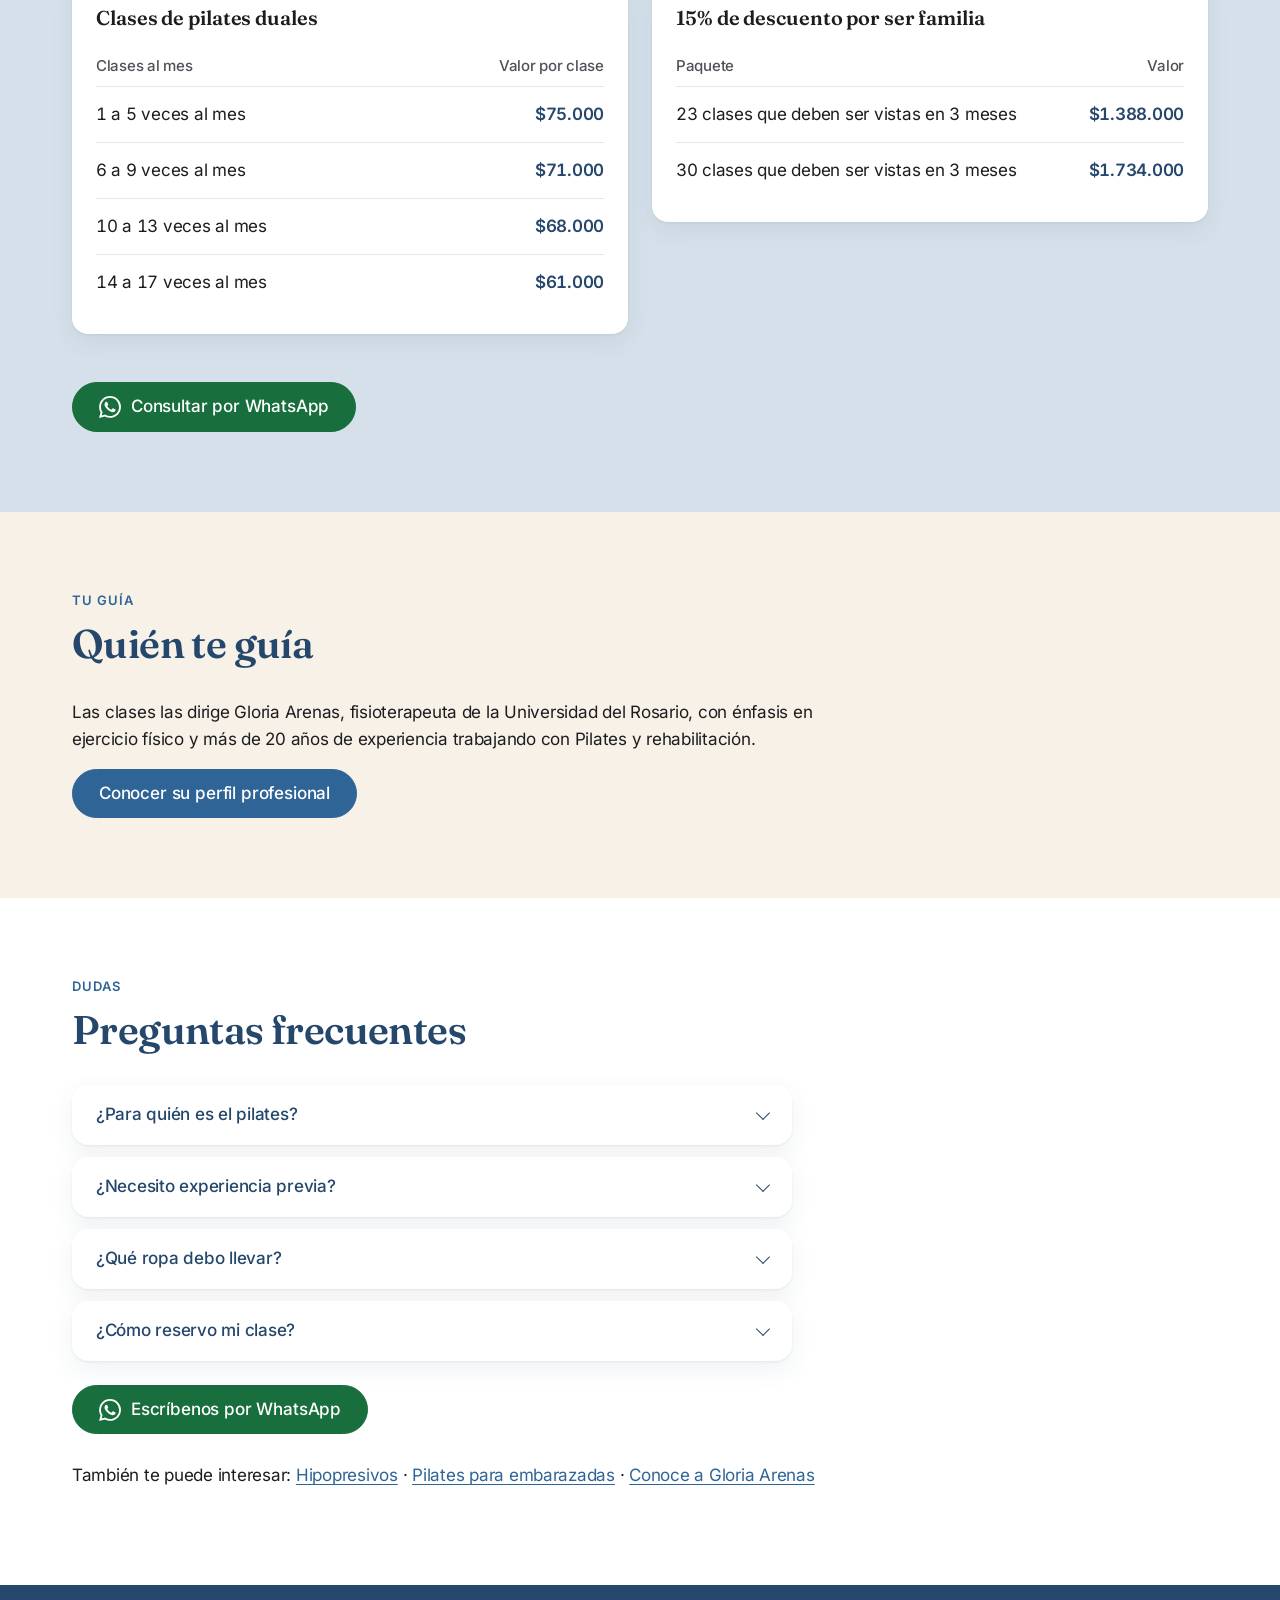
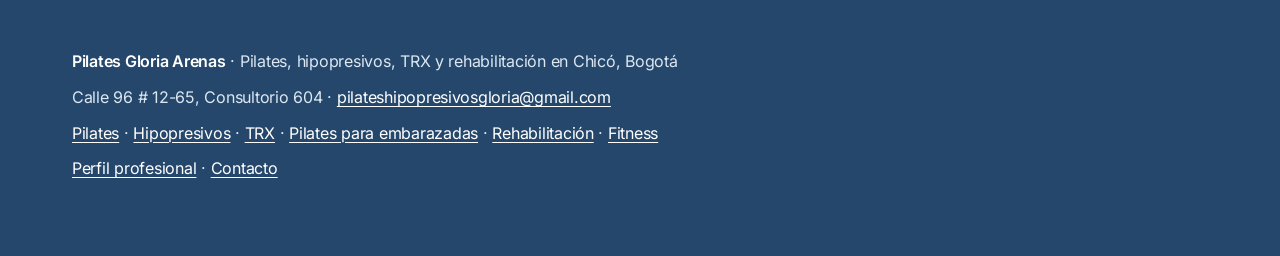
<file: pilates-bogota.html>
<!DOCTYPE html>
<html lang="es-CO">
<head>
  <meta charset="utf-8">
  <meta name="viewport" content="width=device-width, initial-scale=1">
  <title>Pilates en Chicó, Bogotá | Gloria Arenas</title>
  <meta name="description" content="Clases personalizadas de pilates en Chicó, Bogotá, con la fisioterapeuta Gloria Arenas. Conoce el estudio y reserva por WhatsApp.">
  <!-- TODO: reemplazar https://pilates-gloria-arenas.vercel.app por el dominio real en canonical, og:url, og:image, JSON-LD, sitemap.xml y robots.txt -->
  <link rel="canonical" href="https://pilates-gloria-arenas.vercel.app/pilates-bogota.html">
  <meta name="theme-color" content="#24476b">
  <link rel="icon" href="assets/img/favicon-48.png" type="image/png" sizes="48x48">
  <link rel="icon" href="assets/img/favicon.svg" type="image/svg+xml">
  <link rel="apple-touch-icon" href="assets/img/apple-touch-icon.png">

  <meta property="og:type" content="website">
  <meta property="og:locale" content="es_CO">
  <meta property="og:site_name" content="Pilates Gloria Arenas">
  <meta property="og:title" content="Pilates en Chicó, Bogotá | Gloria Arenas">
  <meta property="og:description" content="Clases personalizadas de pilates en Chicó, Bogotá, con la fisioterapeuta Gloria Arenas. Conoce el estudio y reserva por WhatsApp.">
  <meta property="og:url" content="https://pilates-gloria-arenas.vercel.app/pilates-bogota.html">
    <meta property="og:image" content="https://pilates-gloria-arenas.vercel.app/assets/img/og-image.jpg">
  <meta property="og:image:width" content="1200">
  <meta property="og:image:height" content="630">
  <meta name="twitter:card" content="summary_large_image">
  <meta name="twitter:title" content="Pilates en Chicó, Bogotá | Gloria Arenas">
  <meta name="twitter:description" content="Clases personalizadas de pilates en Chicó, Bogotá, con la fisioterapeuta Gloria Arenas. Conoce el estudio y reserva por WhatsApp.">
  <meta name="twitter:image" content="https://pilates-gloria-arenas.vercel.app/assets/img/og-image.jpg">
  <link rel="preload" href="assets/fonts/fraunces-normal-latin.woff2" as="font" type="font/woff2" crossorigin>
  <link rel="preload" href="assets/css/styles.css" as="style">
  <link rel="stylesheet" href="assets/css/styles.css">
  <script type="application/ld+json">
  {
    "@context": "https://schema.org",
    "@type": "WebPage",
    "name": "Pilates en Chicó, Bogotá con fisioterapeuta | Pilates Gloria Arenas",
    "description": "Clases personalizadas de pilates en Chicó, Bogotá, con la fisioterapeuta Gloria Arenas. Conoce el estudio y reserva por WhatsApp.",
    "url": "https://pilates-gloria-arenas.vercel.app/pilates-bogota.html",
    "about": {
      "@type": "Physiotherapist",
      "name": "Pilates Gloria Arenas",
      "url": "https://pilates-gloria-arenas.vercel.app/"
    },
    "isPartOf": {
      "@type": "WebSite",
      "name": "Pilates Gloria Arenas",
      "url": "https://pilates-gloria-arenas.vercel.app/"
    }
  }
  </script>
  <script type="application/ld+json">
  {
    "@context": "https://schema.org",
    "@type": "FAQPage",
    "mainEntity": [
      {
        "@type": "Question",
        "name": "¿Para quién es el pilates?",
        "acceptedAnswer": {
          "@type": "Answer",
          "text": "Para personas adultas de distintas edades y condiciones físicas que quieren moverse mejor y sentirse bien. Cada clase se adapta a ti. Si tienes una patología específica, cuéntaselo a Gloria al escribirnos."
        }
      },
      {
        "@type": "Question",
        "name": "¿Necesito experiencia previa?",
        "acceptedAnswer": {
          "@type": "Answer",
          "text": "No. Las clases son personalizadas y se adaptan a tu nivel, así que puedes empezar desde cero."
        }
      },
      {
        "@type": "Question",
        "name": "¿Qué ropa debo llevar?",
        "acceptedAnswer": {
          "@type": "Answer",
          "text": "Ropa cómoda y elástica que te permita moverte con libertad."
        }
      },
      {
        "@type": "Question",
        "name": "¿Cómo reservo mi clase?",
        "acceptedAnswer": {
          "@type": "Answer",
          "text": "Escríbenos por WhatsApp al 318 715 9369 y coordinamos tu primera clase."
        }
      }
    ]
  }
  </script>
</head>
<body>
  <a class="skip-link" href="#contenido">Saltar al contenido</a>

  <header class="site-header">
    <div class="container">
      <a class="brand" href="index.html"><img src="assets/img/logo.webp" width="64" height="64" alt="Logotipo de Pilates Gloria Arenas"><span>Pilates Gloria Arenas</span></a>
      <button class="nav-toggle" aria-expanded="false" aria-controls="menu">Menú</button>
      <nav class="nav" id="menu" aria-label="Principal">
        <ul>
          <li><a href="index.html">Inicio</a></li>
          <li class="nav__dd">
            <button class="nav__dd-btn is-current" type="button" aria-expanded="false" aria-controls="menu-servicios">Servicios <svg viewBox="0 0 24 24" aria-hidden="true"><path d="M6 9l6 6 6-6"/></svg></button>
            <ul class="nav__dd-panel" id="menu-servicios" hidden>
              <li><a href="pilates-bogota.html" aria-current="page">Pilates</a></li>
              <li><a href="hipopresivos-bogota.html">Hipopresivos</a></li>
              <li><a href="trx-bogota.html">TRX</a></li>
              <li><a href="pilates-embarazadas-bogota.html">Pilates para embarazadas</a></li>
              <li><a href="rehabilitacion-bogota.html">Rehabilitación</a></li>
              <li><a href="fitness-bogota.html">Fitness</a></li>
            </ul>
          </li>
          <li><a href="perfil-profesional.html">Perfil profesional</a></li>
          <li><a href="index.html#precios">Tarifas</a></li>
          <li><a href="contacto.html">Contacto</a></li>
          <li class="nav__cta"><a class="btn btn--wa btn--sm" href="https://wa.me/573187159369?text=Hola%2C%20quiero%20informaci%C3%B3n%20sobre%20las%20clases%20de%20pilates" target="_blank" rel="noopener" data-track="whatsapp" data-location="header">WhatsApp</a></li>
        </ul>
      </nav>
    </div>
  </header>

  <main id="contenido">
    <section class="section section--cream">
      <div class="container split">
        <div>
          <p class="crumbs"><a href="index.html">Inicio</a> › <a href="index.html#servicios">Servicios</a> › Pilates</p>
          <h1>Pilates en Chicó, Bogotá</h1>
          <p class="hero__lead">Clases personalizadas de pilates con la fisioterapeuta Gloria Arenas, para fortalecer, ganar flexibilidad y mejorar la postura y el control del movimiento.</p>
          <div class="hero__actions"><a class="btn btn--wa" href="https://wa.me/573187159369?text=Hola%2C%20quiero%20informaci%C3%B3n%20sobre%20las%20clases%20de%20pilates" target="_blank" rel="noopener" data-track="whatsapp" data-location="pilates-pagina">Escríbenos por WhatsApp</a></div>
        </div>
        <div class="hero__media">
          <img src="assets/img/clase-reformer-pareja.webp" width="900" height="675" alt="Alumnas practicando pilates en equipos reformer junto al ventanal del estudio" fetchpriority="high">
        </div>
      </div>
    </section>

    <section class="section">
      <div class="container">
        <p class="eyebrow">Pilates</p>
        <h2>Pilates y rehabilitación</h2>
        <p class="section__intro">Atención para personas con una patología específica y también para quienes simplemente quieren sentirse bien, con acompañamiento profesional de fisioterapia.</p>
        <div class="gallery">
          <figure><img src="assets/img/atencion-personalizada.webp" width="900" height="675" loading="lazy" alt="Fisioterapeuta corrigiendo la postura de una alumna durante una clase en el reformer"></figure>
          <figure><img src="assets/img/reformers-ventanal.webp" width="700" height="933" loading="lazy" alt="Dos equipos reformer de pilates frente a un ventanal con vista a los árboles"></figure>
          <figure><img src="assets/img/clase-dos-personas.webp" width="700" height="933" loading="lazy" alt="Clase para dos personas en equipos reformer del estudio"></figure>
        </div>
        <p style="margin-top:24px">Las clases son en grupos de máximo dos personas y cada persona realiza ejercicios de acuerdo con sus necesidades, condición física y objetivos. Gloria está presente durante toda la clase, corrigiendo y adaptando los ejercicios.</p>
        
      </div>
    </section>

    <section class="section section--band" id="precios">
      <div class="container">
        <p class="eyebrow">Tarifas</p>
        <h2>Precios 2026</h2>
        <div class="pricing-grid">
          <div class="price-card">
            <h3>Clases de pilates duales</h3>
            <table class="price-table">
              <caption class="sr-only">Valor por clase de pilates duales según cuántas clases tomes al mes</caption>
              <thead><tr><th scope="col">Clases al mes</th><th scope="col">Valor por clase</th></tr></thead>
              <tbody>
                <tr><th scope="row">1 a 5 veces al mes</th><td>$75.000</td></tr>
                <tr><th scope="row">6 a 9 veces al mes</th><td>$71.000</td></tr>
                <tr><th scope="row">10 a 13 veces al mes</th><td>$68.000</td></tr>
                <tr><th scope="row">14 a 17 veces al mes</th><td>$61.000</td></tr>
              </tbody>
            </table>
          </div>
          <div class="price-card">
            <h3>15% de descuento por ser familia</h3>
            <table class="price-table">
              <caption class="sr-only">Paquetes de clases para tomar en 3 meses</caption>
              <thead><tr><th scope="col">Paquete</th><th scope="col">Valor</th></tr></thead>
              <tbody>
                <tr><th scope="row">23 clases que deben ser vistas en 3 meses</th><td>$1.388.000</td></tr>
                <tr><th scope="row">30 clases que deben ser vistas en 3 meses</th><td>$1.734.000</td></tr>
              </tbody>
            </table>
          </div>
        </div>
        <a class="btn btn--wa" href="https://wa.me/573187159369?text=Hola%2C%20quiero%20informaci%C3%B3n%20sobre%20las%20clases%20de%20pilates" target="_blank" rel="noopener" data-track="whatsapp" data-location="tarifas">Consultar por WhatsApp</a>
      </div>
    </section>

    <section class="section section--cream">
      <div class="container">
        <p class="eyebrow">Tu guía</p>
        <h2>Quién te guía</h2>
        <p>Las clases las dirige Gloria Arenas, fisioterapeuta de la Universidad del Rosario, con énfasis en ejercicio físico y más de 20 años de experiencia trabajando con Pilates y rehabilitación.</p>
        <a class="btn btn--primary" href="perfil-profesional.html">Conocer su perfil profesional</a>
      </div>
    </section>

    <section class="section" id="preguntas">
      <div class="container">
        <p class="eyebrow">Dudas</p>
        <h2>Preguntas frecuentes</h2>
        <div class="faq">
          <details>
            <summary>¿Para quién es el pilates?</summary>
            <p>Para personas adultas de distintas edades y condiciones físicas que quieren moverse mejor y sentirse bien. Cada clase se adapta a ti. Si tienes una patología específica, cuéntaselo a Gloria al escribirnos.</p>
          </details>
          <details>
            <summary>¿Necesito experiencia previa?</summary>
            <p>No. Las clases son personalizadas y se adaptan a tu nivel, así que puedes empezar desde cero.</p>
          </details>
          <details>
            <summary>¿Qué ropa debo llevar?</summary>
            <p>Ropa cómoda y elástica que te permita moverte con libertad.</p>
          </details>
          <details>
            <summary>¿Cómo reservo mi clase?</summary>
            <p>Escríbenos por WhatsApp al 318 715 9369 y coordinamos tu primera clase.</p>
          </details>
        </div>
        <p style="margin-top:24px"><a class="btn btn--wa" href="https://wa.me/573187159369?text=Hola%2C%20quiero%20informaci%C3%B3n%20sobre%20las%20clases%20de%20pilates" target="_blank" rel="noopener" data-track="whatsapp" data-location="pilates-pagina">Escríbenos por WhatsApp</a></p>
        <p style="margin-top:28px">También te puede interesar: <a href="hipopresivos-bogota.html">Hipopresivos</a> · <a href="pilates-embarazadas-bogota.html">Pilates para embarazadas</a> · <a href="perfil-profesional.html">Conoce a Gloria Arenas</a></p>
      </div>
    </section>
  
  </main>

  <footer class="site-footer">
    <div class="container">
      <p><strong>Pilates Gloria Arenas</strong> · Pilates, hipopresivos, TRX y rehabilitación en Chicó, Bogotá</p>
      <p>Calle 96 # 12-65, Consultorio 604 · <a href="mailto:pilateshipopresivosgloria@gmail.com">pilateshipopresivosgloria@gmail.com</a></p>
      <p><a href="pilates-bogota.html">Pilates</a> · <a href="hipopresivos-bogota.html">Hipopresivos</a> · <a href="trx-bogota.html">TRX</a> · <a href="pilates-embarazadas-bogota.html">Pilates para embarazadas</a> · <a href="rehabilitacion-bogota.html">Rehabilitación</a> · <a href="fitness-bogota.html">Fitness</a></p>
      <p><a href="perfil-profesional.html">Perfil profesional</a> · <a href="contacto.html">Contacto</a></p>
    </div>
  </footer>

  <a class="wa-float" data-track="whatsapp" data-location="flotante" href="https://wa.me/573187159369?text=Hola%2C%20quiero%20informaci%C3%B3n%20sobre%20las%20clases%20de%20pilates" target="_blank" rel="noopener" aria-label="Escribir por WhatsApp">
    <svg viewBox="0 0 24 24" aria-hidden="true"><path d="M17.472 14.382c-.297-.149-1.758-.867-2.03-.967-.273-.099-.471-.148-.67.15-.197.297-.767.966-.94 1.164-.173.199-.347.223-.644.075-.297-.15-1.255-.463-2.39-1.475-.883-.788-1.48-1.761-1.653-2.059-.173-.297-.018-.458.13-.606.134-.133.298-.347.446-.52.149-.174.198-.298.298-.497.099-.198.05-.371-.025-.52-.075-.149-.669-1.612-.916-2.207-.242-.579-.487-.5-.669-.51-.173-.008-.371-.01-.57-.01-.198 0-.52.074-.792.372-.272.297-1.04 1.016-1.04 2.479 0 1.462 1.065 2.875 1.213 3.074.149.198 2.096 3.2 5.077 4.487.709.306 1.262.489 1.694.625.712.227 1.36.195 1.871.118.571-.085 1.758-.719 2.006-1.413.248-.694.248-1.289.173-1.413-.074-.124-.272-.198-.57-.347m-5.421 7.403h-.004a9.87 9.87 0 01-5.031-1.378l-.361-.214-3.741.982.998-3.648-.235-.374a9.86 9.86 0 01-1.51-5.26c.001-5.45 4.436-9.884 9.888-9.884 2.64 0 5.122 1.03 6.988 2.898a9.825 9.825 0 012.893 6.994c-.003 5.45-4.437 9.884-9.885 9.884m8.413-18.297A11.815 11.815 0 0012.05 0C5.495 0 .16 5.335.157 11.892c0 2.096.547 4.142 1.588 5.945L.057 24l6.305-1.654a11.882 11.882 0 005.683 1.448h.005c6.554 0 11.89-5.335 11.893-11.893a11.821 11.821 0 00-3.48-8.413Z"/></svg>
  </a>

  <script src="assets/js/main.js" defer></script>
</body>
</html>
</file>
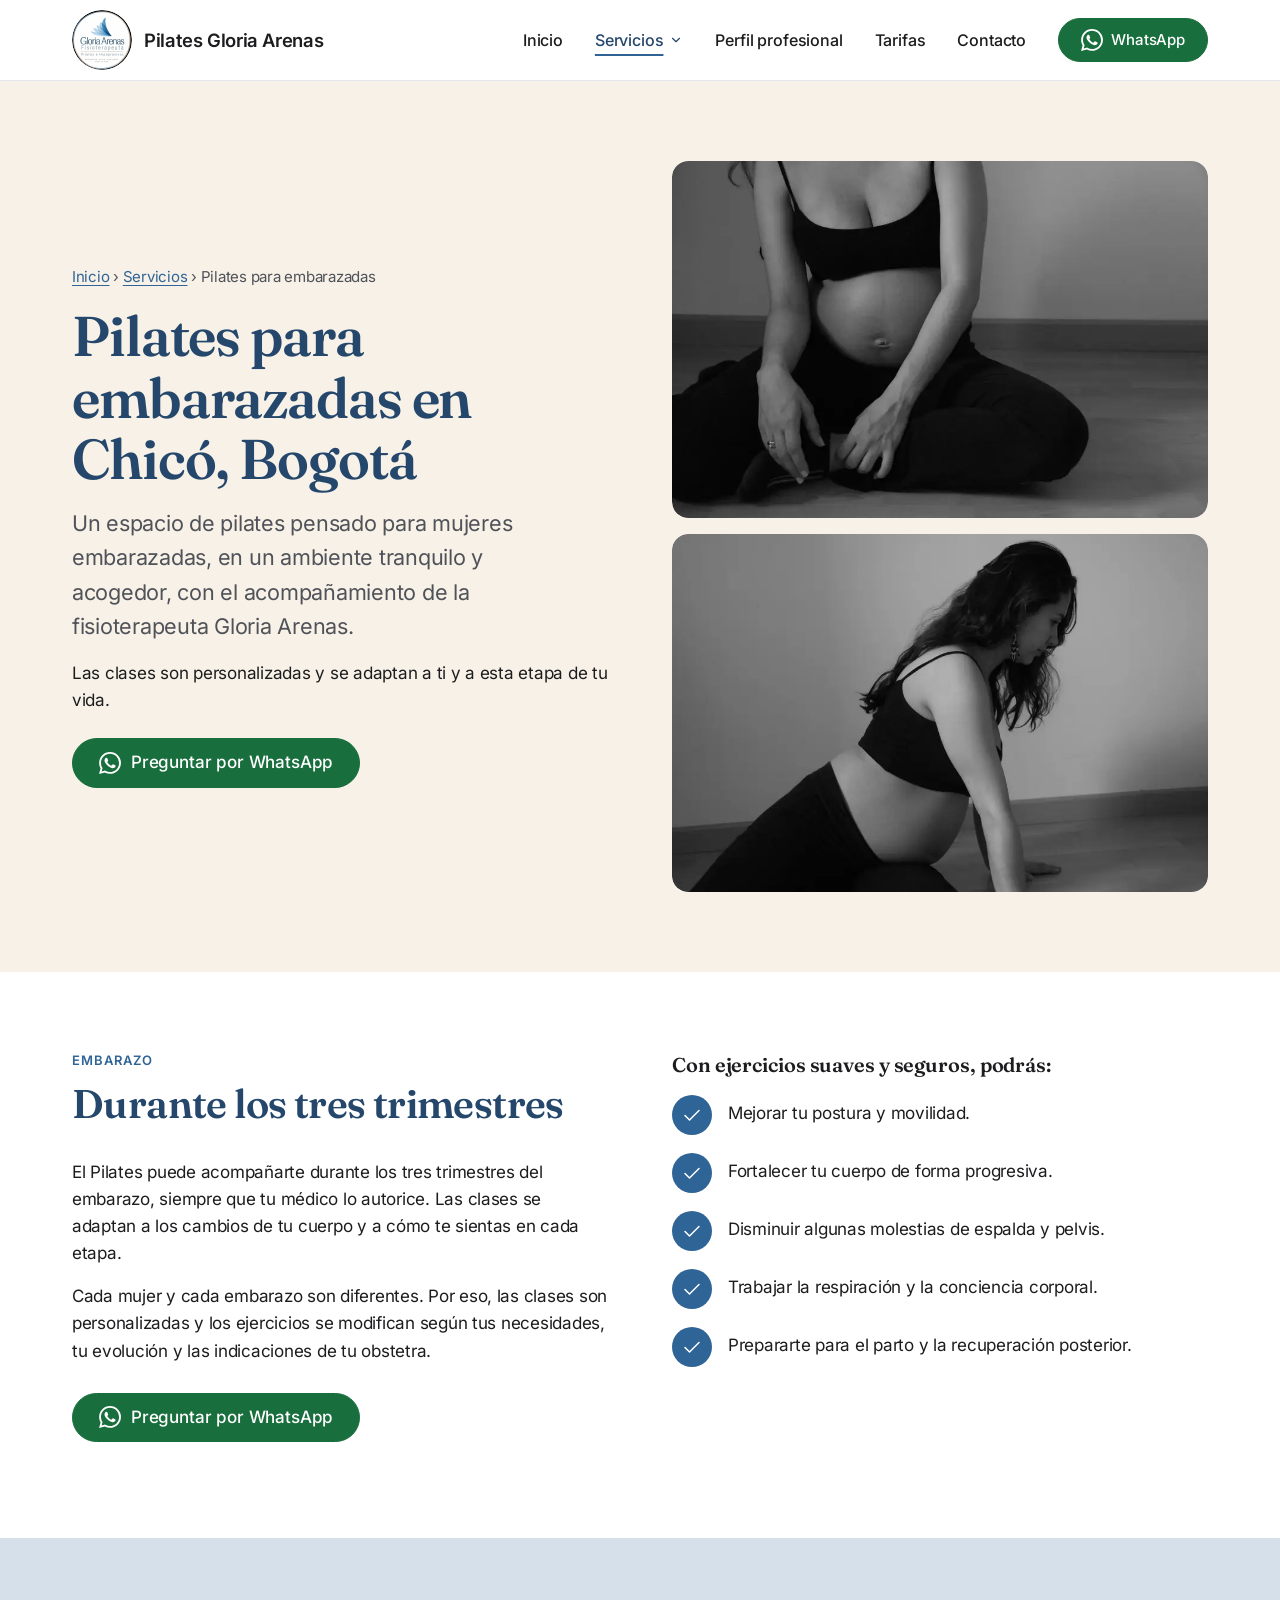
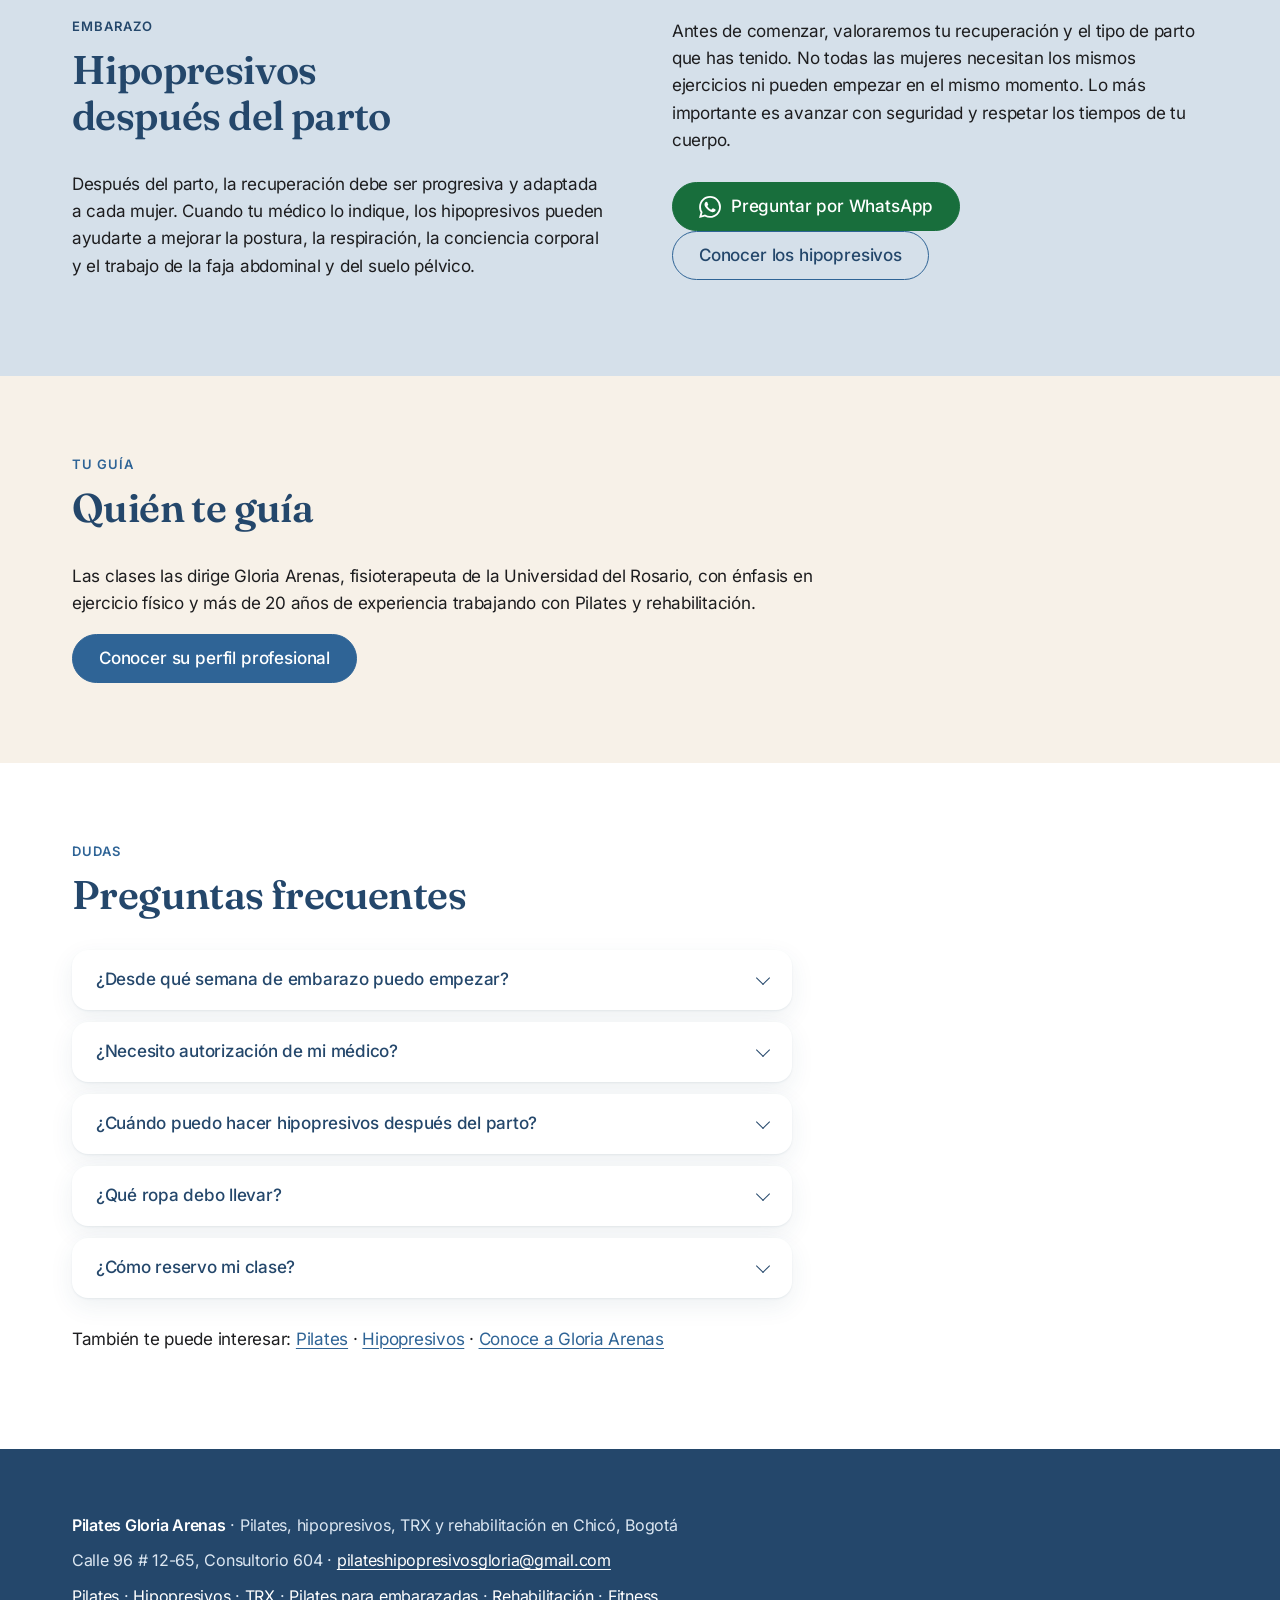
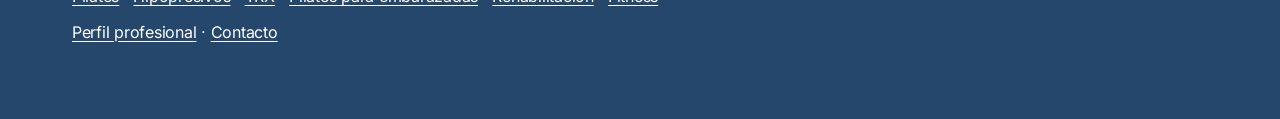
<file: pilates-embarazadas-bogota.html>
<!DOCTYPE html>
<html lang="es-CO">
<head>
  <meta charset="utf-8">
  <meta name="viewport" content="width=device-width, initial-scale=1">
  <title>Pilates para embarazadas en Chicó, Bogotá | Gloria Arenas</title>
  <meta name="description" content="Pilates para embarazadas en Chicó, Bogotá, con la fisioterapeuta Gloria Arenas. Clases personalizadas en un ambiente tranquilo. Escríbenos por WhatsApp.">
  <!-- TODO: reemplazar https://pilates-gloria-arenas.vercel.app por el dominio real en canonical, og:url, og:image, JSON-LD, sitemap.xml y robots.txt -->
  <link rel="canonical" href="https://pilates-gloria-arenas.vercel.app/pilates-embarazadas-bogota.html">
  <meta name="theme-color" content="#24476b">
  <link rel="icon" href="assets/img/favicon-48.png" type="image/png" sizes="48x48">
  <link rel="icon" href="assets/img/favicon.svg" type="image/svg+xml">
  <link rel="apple-touch-icon" href="assets/img/apple-touch-icon.png">

  <meta property="og:type" content="website">
  <meta property="og:locale" content="es_CO">
  <meta property="og:site_name" content="Pilates Gloria Arenas">
  <meta property="og:title" content="Pilates para embarazadas en Chicó, Bogotá | Gloria Arenas">
  <meta property="og:description" content="Pilates para embarazadas en Chicó, Bogotá, con la fisioterapeuta Gloria Arenas. Clases personalizadas en un ambiente tranquilo. Escríbenos por WhatsApp.">
  <meta property="og:url" content="https://pilates-gloria-arenas.vercel.app/pilates-embarazadas-bogota.html">
    <meta property="og:image" content="https://pilates-gloria-arenas.vercel.app/assets/img/og-image.jpg">
  <meta property="og:image:width" content="1200">
  <meta property="og:image:height" content="630">
  <meta name="twitter:card" content="summary_large_image">
  <meta name="twitter:title" content="Pilates para embarazadas en Chicó, Bogotá | Gloria Arenas">
  <meta name="twitter:description" content="Pilates para embarazadas en Chicó, Bogotá, con la fisioterapeuta Gloria Arenas. Clases personalizadas en un ambiente tranquilo. Escríbenos por WhatsApp.">
  <meta name="twitter:image" content="https://pilates-gloria-arenas.vercel.app/assets/img/og-image.jpg">
  <link rel="preload" href="assets/fonts/fraunces-normal-latin.woff2" as="font" type="font/woff2" crossorigin>
  <link rel="preload" href="assets/css/styles.css" as="style">
  <link rel="stylesheet" href="assets/css/styles.css">
  <script type="application/ld+json">
  {
    "@context": "https://schema.org",
    "@type": "WebPage",
    "name": "Pilates para embarazadas en Chicó, Bogotá | Pilates Gloria Arenas",
    "description": "Pilates para embarazadas en Chicó, Bogotá, con la fisioterapeuta Gloria Arenas. Clases personalizadas en un ambiente tranquilo. Escríbenos por WhatsApp.",
    "url": "https://pilates-gloria-arenas.vercel.app/pilates-embarazadas-bogota.html",
    "about": {
      "@type": "Physiotherapist",
      "name": "Pilates Gloria Arenas",
      "url": "https://pilates-gloria-arenas.vercel.app/"
    },
    "isPartOf": {
      "@type": "WebSite",
      "name": "Pilates Gloria Arenas",
      "url": "https://pilates-gloria-arenas.vercel.app/"
    }
  }
  </script>
  <script type="application/ld+json">
  {
    "@context": "https://schema.org",
    "@type": "FAQPage",
    "mainEntity": [
      {
        "@type": "Question",
        "name": "¿Desde qué semana de embarazo puedo empezar?",
        "acceptedAnswer": {
          "@type": "Answer",
          "text": "El Pilates puede acompañarte durante los tres trimestres del embarazo, siempre que tu médico lo autorice."
        }
      },
      {
        "@type": "Question",
        "name": "¿Necesito autorización de mi médico?",
        "acceptedAnswer": {
          "@type": "Answer",
          "text": "Sí. El Pilates durante el embarazo se hace siempre que tu médico lo autorice, y los ejercicios se modifican según tus necesidades, tu evolución y las indicaciones de tu obstetra."
        }
      },
      {
        "@type": "Question",
        "name": "¿Cuándo puedo hacer hipopresivos después del parto?",
        "acceptedAnswer": {
          "@type": "Answer",
          "text": "Cuando tu médico lo indique. Antes de comenzar, valoraremos tu recuperación y el tipo de parto que has tenido, porque no todas las mujeres pueden empezar en el mismo momento."
        }
      },
      {
        "@type": "Question",
        "name": "¿Qué ropa debo llevar?",
        "acceptedAnswer": {
          "@type": "Answer",
          "text": "Ropa cómoda y elástica que te permita moverte con libertad."
        }
      },
      {
        "@type": "Question",
        "name": "¿Cómo reservo mi clase?",
        "acceptedAnswer": {
          "@type": "Answer",
          "text": "Escríbenos por WhatsApp al 318 715 9369 y coordinamos tu primera clase."
        }
      }
    ]
  }
  </script>
</head>
<body>
  <a class="skip-link" href="#contenido">Saltar al contenido</a>

  <header class="site-header">
    <div class="container">
      <a class="brand" href="index.html"><img src="assets/img/logo.webp" width="64" height="64" alt="Logotipo de Pilates Gloria Arenas"><span>Pilates Gloria Arenas</span></a>
      <button class="nav-toggle" aria-expanded="false" aria-controls="menu">Menú</button>
      <nav class="nav" id="menu" aria-label="Principal">
        <ul>
          <li><a href="index.html">Inicio</a></li>
          <li class="nav__dd">
            <button class="nav__dd-btn is-current" type="button" aria-expanded="false" aria-controls="menu-servicios">Servicios <svg viewBox="0 0 24 24" aria-hidden="true"><path d="M6 9l6 6 6-6"/></svg></button>
            <ul class="nav__dd-panel" id="menu-servicios" hidden>
              <li><a href="pilates-bogota.html">Pilates</a></li>
              <li><a href="hipopresivos-bogota.html">Hipopresivos</a></li>
              <li><a href="trx-bogota.html">TRX</a></li>
              <li><a href="pilates-embarazadas-bogota.html" aria-current="page">Pilates para embarazadas</a></li>
              <li><a href="rehabilitacion-bogota.html">Rehabilitación</a></li>
              <li><a href="fitness-bogota.html">Fitness</a></li>
            </ul>
          </li>
          <li><a href="perfil-profesional.html">Perfil profesional</a></li>
          <li><a href="index.html#precios">Tarifas</a></li>
          <li><a href="contacto.html">Contacto</a></li>
          <li class="nav__cta"><a class="btn btn--wa btn--sm" href="https://wa.me/573187159369?text=Hola%2C%20quiero%20informaci%C3%B3n%20sobre%20las%20clases%20de%20pilates" target="_blank" rel="noopener" data-track="whatsapp" data-location="header">WhatsApp</a></li>
        </ul>
      </nav>
    </div>
  </header>

  <main id="contenido">
    <section class="section section--cream">
      <div class="container split">
        <div>
          <p class="crumbs"><a href="index.html">Inicio</a> › <a href="index.html#servicios">Servicios</a> › Pilates para embarazadas</p>
          <h1>Pilates para embarazadas en Chicó, Bogotá</h1>
          <p class="hero__lead">Un espacio de pilates pensado para mujeres embarazadas, en un ambiente tranquilo y acogedor, con el acompañamiento de la fisioterapeuta Gloria Arenas.</p>
          <p>Las clases son personalizadas y se adaptan a ti y a esta etapa de tu vida.</p>
          <div class="hero__actions"><a class="btn btn--wa" href="https://wa.me/573187159369?text=Hola%2C%20quiero%20informaci%C3%B3n%20sobre%20el%20pilates%20para%20embarazadas" target="_blank" rel="noopener" data-track="whatsapp" data-location="embarazadas-pagina">Preguntar por WhatsApp</a></div>
        </div>
        <div class="gallery gallery--two">
          <figure><img src="assets/img/embarazo-sentada.webp" width="900" height="604" alt="Mujer embarazada sentada en el suelo con las manos sobre las piernas, fotografía en blanco y negro"></figure>
          <figure><img src="assets/img/embarazo-perfil.webp" width="900" height="604" loading="lazy" alt="Mujer embarazada de perfil apoyada sobre un brazo en el suelo, fotografía en blanco y negro"></figure>
        </div>
      </div>
    </section>

    <section class="section">
      <div class="container split split--start">
        <div>
          <p class="eyebrow">Embarazo</p>
          <h2>Durante los tres trimestres</h2>
          <p>El Pilates puede acompañarte durante los tres trimestres del embarazo, siempre que tu médico lo autorice. Las clases se adaptan a los cambios de tu cuerpo y a cómo te sientas en cada etapa.</p>
          <p>Cada mujer y cada embarazo son diferentes. Por eso, las clases son personalizadas y los ejercicios se modifican según tus necesidades, tu evolución y las indicaciones de tu obstetra.</p>
          <p style="margin-top:28px"><a class="btn btn--wa" href="https://wa.me/573187159369?text=Hola%2C%20quiero%20informaci%C3%B3n%20sobre%20el%20pilates%20para%20embarazadas" target="_blank" rel="noopener" data-track="whatsapp" data-location="embarazadas-pagina">Preguntar por WhatsApp</a></p>
        </div>
        <div>
          <h3>Con ejercicios suaves y seguros, podrás:</h3>
          <ul class="checklist benefits">
            <li><span class="checklist__icon"><svg viewBox="0 0 24 24" aria-hidden="true"><path d="M5 12.5l4.5 4.5L19 7.5"/></svg></span><p>Mejorar tu postura y movilidad.</p></li>
            <li><span class="checklist__icon"><svg viewBox="0 0 24 24" aria-hidden="true"><path d="M5 12.5l4.5 4.5L19 7.5"/></svg></span><p>Fortalecer tu cuerpo de forma progresiva.</p></li>
            <li><span class="checklist__icon"><svg viewBox="0 0 24 24" aria-hidden="true"><path d="M5 12.5l4.5 4.5L19 7.5"/></svg></span><p>Disminuir algunas molestias de espalda y pelvis.</p></li>
            <li><span class="checklist__icon"><svg viewBox="0 0 24 24" aria-hidden="true"><path d="M5 12.5l4.5 4.5L19 7.5"/></svg></span><p>Trabajar la respiración y la conciencia corporal.</p></li>
            <li><span class="checklist__icon"><svg viewBox="0 0 24 24" aria-hidden="true"><path d="M5 12.5l4.5 4.5L19 7.5"/></svg></span><p>Prepararte para el parto y la recuperación posterior.</p></li>
          </ul>
        </div>
      </div>
    </section>

    <section class="section section--band" id="posparto">
      <div class="container split split--start">
        <div>
          <p class="eyebrow">Embarazo</p>
          <h2>Hipopresivos después del parto</h2>
          <p>Después del parto, la recuperación debe ser progresiva y adaptada a cada mujer. Cuando tu médico lo indique, los hipopresivos pueden ayudarte a mejorar la postura, la respiración, la conciencia corporal y el trabajo de la faja abdominal y del suelo pélvico.</p>
        </div>
        <div>
          <p>Antes de comenzar, valoraremos tu recuperación y el tipo de parto que has tenido. No todas las mujeres necesitan los mismos ejercicios ni pueden empezar en el mismo momento. Lo más importante es avanzar con seguridad y respetar los tiempos de tu cuerpo.</p>
          <p style="margin-top:28px"><a class="btn btn--wa" href="https://wa.me/573187159369?text=Hola%2C%20quiero%20informaci%C3%B3n%20sobre%20hipopresivos%20despu%C3%A9s%20del%20parto" target="_blank" rel="noopener" data-track="whatsapp" data-location="posparto">Preguntar por WhatsApp</a> <a class="btn btn--outline" href="hipopresivos-bogota.html">Conocer los hipopresivos</a></p>
        </div>
      </div>
    </section>

    <section class="section section--cream">
      <div class="container">
        <p class="eyebrow">Tu guía</p>
        <h2>Quién te guía</h2>
        <p>Las clases las dirige Gloria Arenas, fisioterapeuta de la Universidad del Rosario, con énfasis en ejercicio físico y más de 20 años de experiencia trabajando con Pilates y rehabilitación.</p>
        <a class="btn btn--primary" href="perfil-profesional.html">Conocer su perfil profesional</a>
      </div>
    </section>

    <section class="section" id="preguntas">
      <div class="container">
        <p class="eyebrow">Dudas</p>
        <h2>Preguntas frecuentes</h2>
        <div class="faq">
          <details>
            <summary>¿Desde qué semana de embarazo puedo empezar?</summary>
            <p>El Pilates puede acompañarte durante los tres trimestres del embarazo, siempre que tu médico lo autorice.</p>
          </details>
          <details>
            <summary>¿Necesito autorización de mi médico?</summary>
            <p>Sí. El Pilates durante el embarazo se hace siempre que tu médico lo autorice, y los ejercicios se modifican según tus necesidades, tu evolución y las indicaciones de tu obstetra.</p>
          </details>
          <details>
            <summary>¿Cuándo puedo hacer hipopresivos después del parto?</summary>
            <p>Cuando tu médico lo indique. Antes de comenzar, valoraremos tu recuperación y el tipo de parto que has tenido, porque no todas las mujeres pueden empezar en el mismo momento.</p>
          </details>
          <details>
            <summary>¿Qué ropa debo llevar?</summary>
            <p>Ropa cómoda y elástica que te permita moverte con libertad.</p>
          </details>
          <details>
            <summary>¿Cómo reservo mi clase?</summary>
            <p>Escríbenos por WhatsApp al 318 715 9369 y coordinamos tu primera clase.</p>
          </details>
        </div>
        <p style="margin-top:28px">También te puede interesar: <a href="pilates-bogota.html">Pilates</a> · <a href="hipopresivos-bogota.html">Hipopresivos</a> · <a href="perfil-profesional.html">Conoce a Gloria Arenas</a></p>
      </div>
    </section>
  </main>

  <footer class="site-footer">
    <div class="container">
      <p><strong>Pilates Gloria Arenas</strong> · Pilates, hipopresivos, TRX y rehabilitación en Chicó, Bogotá</p>
      <p>Calle 96 # 12-65, Consultorio 604 · <a href="mailto:pilateshipopresivosgloria@gmail.com">pilateshipopresivosgloria@gmail.com</a></p>
      <p><a href="pilates-bogota.html">Pilates</a> · <a href="hipopresivos-bogota.html">Hipopresivos</a> · <a href="trx-bogota.html">TRX</a> · <a href="pilates-embarazadas-bogota.html">Pilates para embarazadas</a> · <a href="rehabilitacion-bogota.html">Rehabilitación</a> · <a href="fitness-bogota.html">Fitness</a></p>
      <p><a href="perfil-profesional.html">Perfil profesional</a> · <a href="contacto.html">Contacto</a></p>
    </div>
  </footer>

  <a class="wa-float" data-track="whatsapp" data-location="flotante" href="https://wa.me/573187159369?text=Hola%2C%20quiero%20informaci%C3%B3n%20sobre%20el%20pilates%20para%20embarazadas" target="_blank" rel="noopener" aria-label="Escribir por WhatsApp">
    <svg viewBox="0 0 24 24" aria-hidden="true"><path d="M17.472 14.382c-.297-.149-1.758-.867-2.03-.967-.273-.099-.471-.148-.67.15-.197.297-.767.966-.94 1.164-.173.199-.347.223-.644.075-.297-.15-1.255-.463-2.39-1.475-.883-.788-1.48-1.761-1.653-2.059-.173-.297-.018-.458.13-.606.134-.133.298-.347.446-.52.149-.174.198-.298.298-.497.099-.198.05-.371-.025-.52-.075-.149-.669-1.612-.916-2.207-.242-.579-.487-.5-.669-.51-.173-.008-.371-.01-.57-.01-.198 0-.52.074-.792.372-.272.297-1.04 1.016-1.04 2.479 0 1.462 1.065 2.875 1.213 3.074.149.198 2.096 3.2 5.077 4.487.709.306 1.262.489 1.694.625.712.227 1.36.195 1.871.118.571-.085 1.758-.719 2.006-1.413.248-.694.248-1.289.173-1.413-.074-.124-.272-.198-.57-.347m-5.421 7.403h-.004a9.87 9.87 0 01-5.031-1.378l-.361-.214-3.741.982.998-3.648-.235-.374a9.86 9.86 0 01-1.51-5.26c.001-5.45 4.436-9.884 9.888-9.884 2.64 0 5.122 1.03 6.988 2.898a9.825 9.825 0 012.893 6.994c-.003 5.45-4.437 9.884-9.885 9.884m8.413-18.297A11.815 11.815 0 0012.05 0C5.495 0 .16 5.335.157 11.892c0 2.096.547 4.142 1.588 5.945L.057 24l6.305-1.654a11.882 11.882 0 005.683 1.448h.005c6.554 0 11.89-5.335 11.893-11.893a11.821 11.821 0 00-3.48-8.413Z"/></svg>
  </a>

  <script src="assets/js/main.js" defer></script>
</body>
</html>
</file>
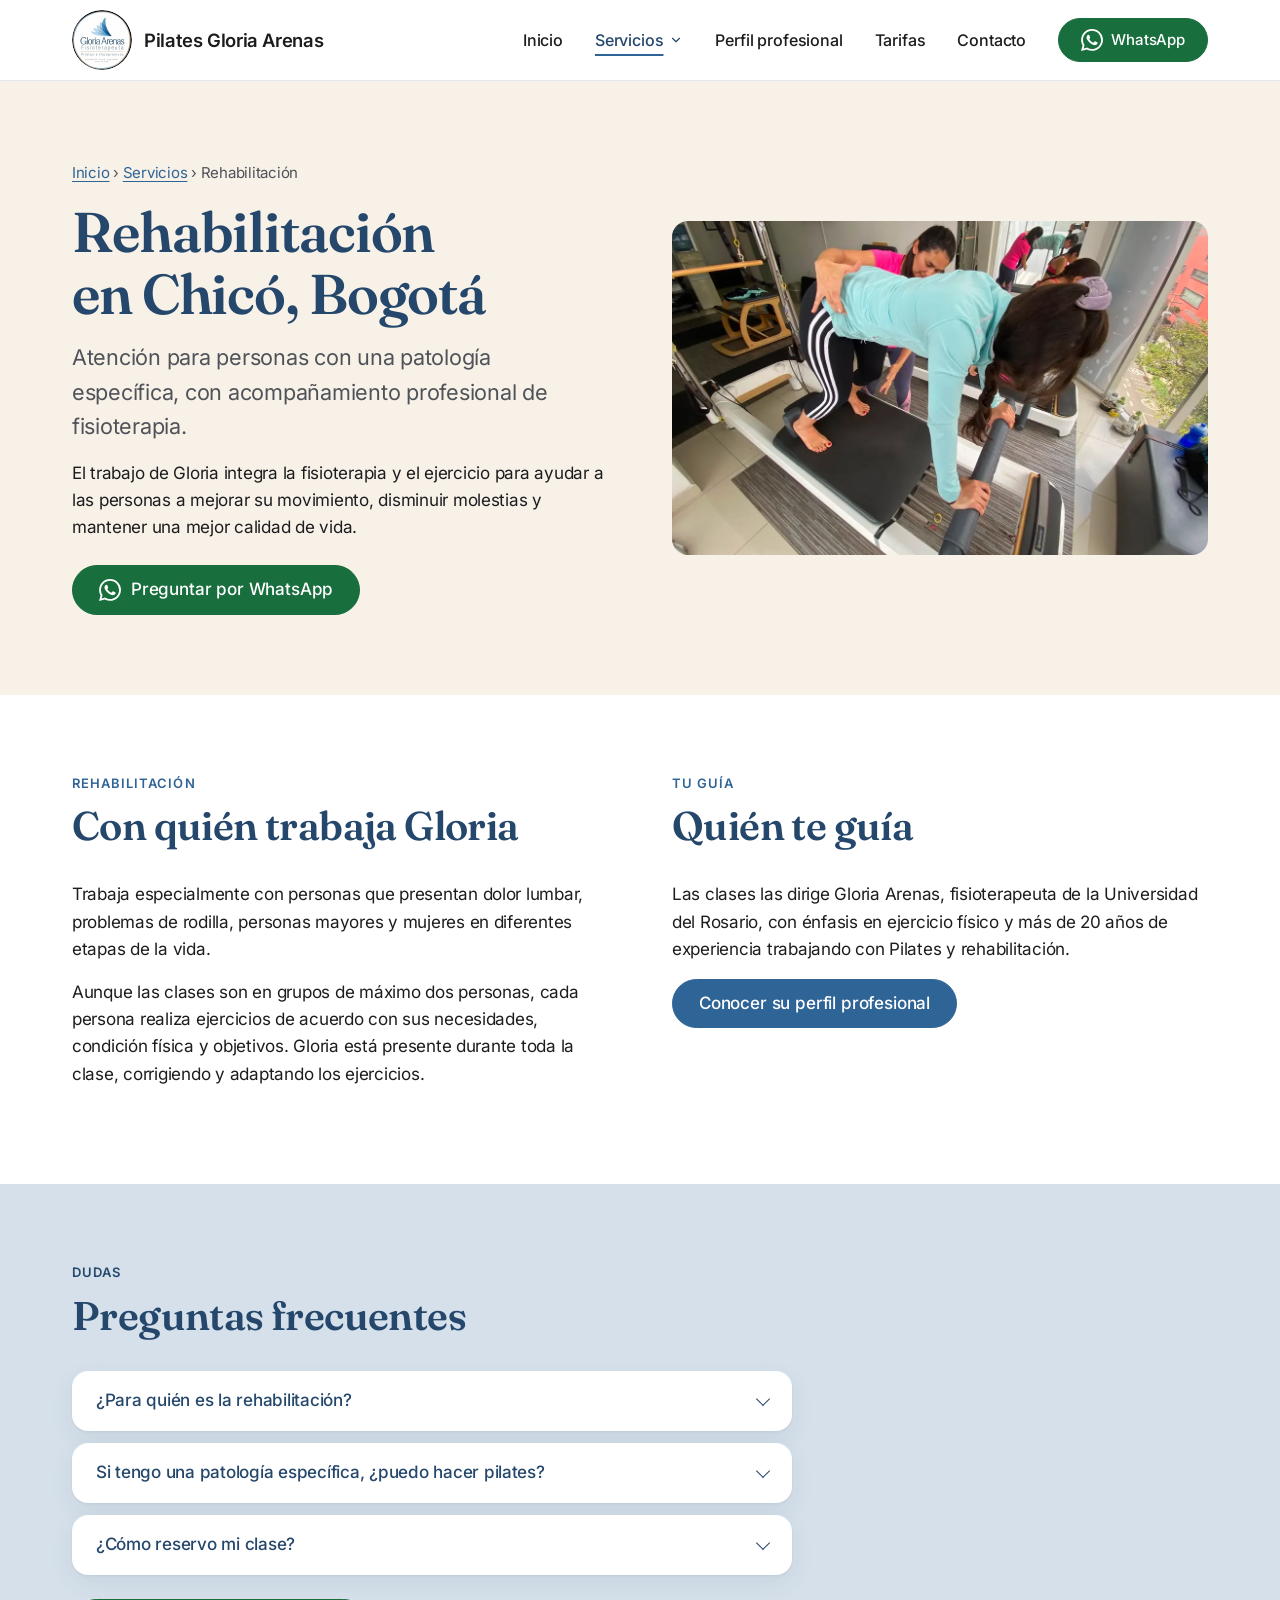
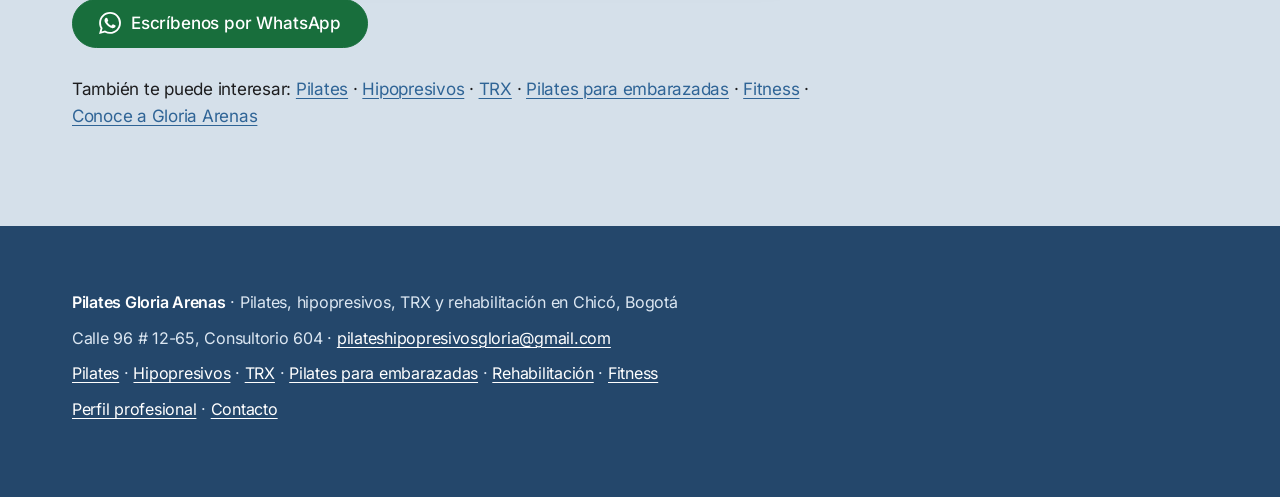
<file: rehabilitacion-bogota.html>
<!DOCTYPE html>
<html lang="es-CO">
<head>
  <meta charset="utf-8">
  <meta name="viewport" content="width=device-width, initial-scale=1">
  <title>Rehabilitación en Chicó, Bogotá | Gloria Arenas</title>
  <meta name="description" content="Rehabilitación con pilates en Chicó, Bogotá, con el acompañamiento profesional de la fisioterapeuta Gloria Arenas. Pregunta por WhatsApp.">
  <!-- TODO: reemplazar https://pilates-gloria-arenas.vercel.app por el dominio real en canonical, og:url, og:image, JSON-LD, sitemap.xml y robots.txt -->
  <link rel="canonical" href="https://pilates-gloria-arenas.vercel.app/rehabilitacion-bogota.html">
  <meta name="theme-color" content="#24476b">
  <link rel="icon" href="assets/img/favicon-48.png" type="image/png" sizes="48x48">
  <link rel="icon" href="assets/img/favicon.svg" type="image/svg+xml">
  <link rel="apple-touch-icon" href="assets/img/apple-touch-icon.png">

  <meta property="og:type" content="website">
  <meta property="og:locale" content="es_CO">
  <meta property="og:site_name" content="Pilates Gloria Arenas">
  <meta property="og:title" content="Rehabilitación en Chicó, Bogotá | Gloria Arenas">
  <meta property="og:description" content="Rehabilitación con pilates en Chicó, Bogotá, con el acompañamiento profesional de la fisioterapeuta Gloria Arenas. Pregunta por WhatsApp.">
  <meta property="og:url" content="https://pilates-gloria-arenas.vercel.app/rehabilitacion-bogota.html">
    <meta property="og:image" content="https://pilates-gloria-arenas.vercel.app/assets/img/og-image.jpg">
  <meta property="og:image:width" content="1200">
  <meta property="og:image:height" content="630">
  <meta name="twitter:card" content="summary_large_image">
  <meta name="twitter:title" content="Rehabilitación en Chicó, Bogotá | Gloria Arenas">
  <meta name="twitter:description" content="Rehabilitación con pilates en Chicó, Bogotá, con el acompañamiento profesional de la fisioterapeuta Gloria Arenas. Pregunta por WhatsApp.">
  <meta name="twitter:image" content="https://pilates-gloria-arenas.vercel.app/assets/img/og-image.jpg">
  <link rel="preload" href="assets/fonts/fraunces-normal-latin.woff2" as="font" type="font/woff2" crossorigin>
  <link rel="preload" href="assets/css/styles.css" as="style">
  <link rel="stylesheet" href="assets/css/styles.css">
  <script type="application/ld+json">
  {
    "@context": "https://schema.org",
    "@type": "WebPage",
    "name": "Rehabilitación en Chicó, Bogotá con fisioterapeuta | Pilates Gloria Arenas",
    "description": "Rehabilitación con pilates en Chicó, Bogotá, con el acompañamiento profesional de la fisioterapeuta Gloria Arenas. Pregunta por WhatsApp.",
    "url": "https://pilates-gloria-arenas.vercel.app/rehabilitacion-bogota.html",
    "about": {
      "@type": "Physiotherapist",
      "name": "Pilates Gloria Arenas",
      "url": "https://pilates-gloria-arenas.vercel.app/"
    },
    "isPartOf": {
      "@type": "WebSite",
      "name": "Pilates Gloria Arenas",
      "url": "https://pilates-gloria-arenas.vercel.app/"
    }
  }
  </script>
  <script type="application/ld+json">
  {
    "@context": "https://schema.org",
    "@type": "FAQPage",
    "mainEntity": [
      {
        "@type": "Question",
        "name": "¿Para quién es la rehabilitación?",
        "acceptedAnswer": {
          "@type": "Answer",
          "text": "Para personas con una patología específica. Gloria trabaja especialmente con personas que presentan dolor lumbar, problemas de rodilla, personas mayores y mujeres en diferentes etapas de la vida."
        }
      },
      {
        "@type": "Question",
        "name": "Si tengo una patología específica, ¿puedo hacer pilates?",
        "acceptedAnswer": {
          "@type": "Answer",
          "text": "Cada clase se adapta a ti, a tu cuerpo y a tus objetivos. Cuéntaselo a Gloria al escribirnos."
        }
      },
      {
        "@type": "Question",
        "name": "¿Cómo reservo mi clase?",
        "acceptedAnswer": {
          "@type": "Answer",
          "text": "Escríbenos por WhatsApp al 318 715 9369 y coordinamos tu primera clase."
        }
      }
    ]
  }
  </script>
</head>
<body>
  <a class="skip-link" href="#contenido">Saltar al contenido</a>

  <header class="site-header">
    <div class="container">
      <a class="brand" href="index.html"><img src="assets/img/logo.webp" width="64" height="64" alt="Logotipo de Pilates Gloria Arenas"><span>Pilates Gloria Arenas</span></a>
      <button class="nav-toggle" aria-expanded="false" aria-controls="menu">Menú</button>
      <nav class="nav" id="menu" aria-label="Principal">
        <ul>
          <li><a href="index.html">Inicio</a></li>
          <li class="nav__dd">
            <button class="nav__dd-btn is-current" type="button" aria-expanded="false" aria-controls="menu-servicios">Servicios <svg viewBox="0 0 24 24" aria-hidden="true"><path d="M6 9l6 6 6-6"/></svg></button>
            <ul class="nav__dd-panel" id="menu-servicios" hidden>
              <li><a href="pilates-bogota.html">Pilates</a></li>
              <li><a href="hipopresivos-bogota.html">Hipopresivos</a></li>
              <li><a href="trx-bogota.html">TRX</a></li>
              <li><a href="pilates-embarazadas-bogota.html">Pilates para embarazadas</a></li>
              <li><a href="rehabilitacion-bogota.html" aria-current="page">Rehabilitación</a></li>
              <li><a href="fitness-bogota.html">Fitness</a></li>
            </ul>
          </li>
          <li><a href="perfil-profesional.html">Perfil profesional</a></li>
          <li><a href="index.html#precios">Tarifas</a></li>
          <li><a href="contacto.html">Contacto</a></li>
          <li class="nav__cta"><a class="btn btn--wa btn--sm" href="https://wa.me/573187159369?text=Hola%2C%20quiero%20informaci%C3%B3n%20sobre%20las%20clases%20de%20pilates" target="_blank" rel="noopener" data-track="whatsapp" data-location="header">WhatsApp</a></li>
        </ul>
      </nav>
    </div>
  </header>

  <main id="contenido">
    <section class="section section--cream">
      <div class="container split">
        <div>
          <p class="crumbs"><a href="index.html">Inicio</a> › <a href="index.html#servicios">Servicios</a> › Rehabilitación</p>
          <h1>Rehabilitación en Chicó, Bogotá</h1>
          <p class="hero__lead">Atención para personas con una patología específica, con acompañamiento profesional de fisioterapia.</p>
          <p>El trabajo de Gloria integra la fisioterapia y el ejercicio para ayudar a las personas a mejorar su movimiento, disminuir molestias y mantener una mejor calidad de vida.</p>
          <div class="hero__actions"><a class="btn btn--wa" href="https://wa.me/573187159369?text=Hola%2C%20quiero%20informaci%C3%B3n%20sobre%20rehabilitaci%C3%B3n" target="_blank" rel="noopener" data-track="whatsapp" data-location="rehabilitacion-pagina">Preguntar por WhatsApp</a></div>
        </div>
        <div class="hero__media"><img src="assets/img/atencion-personalizada-galeria.webp" width="1100" height="685" alt="Fisioterapeuta corrigiendo la postura de una alumna durante una clase en el reformer" fetchpriority="high"></div>
      </div>
    </section>

    <section class="section">
      <div class="container split split--start">
        <div>
          <p class="eyebrow">Rehabilitación</p>
          <h2>Con quién trabaja Gloria</h2>
          <p>Trabaja especialmente con personas que presentan dolor lumbar, problemas de rodilla, personas mayores y mujeres en diferentes etapas de la vida.</p>
          <p>Aunque las clases son en grupos de máximo dos personas, cada persona realiza ejercicios de acuerdo con sus necesidades, condición física y objetivos. Gloria está presente durante toda la clase, corrigiendo y adaptando los ejercicios.</p>
        </div>
        <div>
          <p class="eyebrow">Tu guía</p>
          <h2>Quién te guía</h2>
          <p>Las clases las dirige Gloria Arenas, fisioterapeuta de la Universidad del Rosario, con énfasis en ejercicio físico y más de 20 años de experiencia trabajando con Pilates y rehabilitación.</p>
          <a class="btn btn--primary" href="perfil-profesional.html">Conocer su perfil profesional</a>
        </div>
      </div>
    </section>

    <section class="section section--band" id="preguntas">
      <div class="container">
        <p class="eyebrow">Dudas</p>
        <h2>Preguntas frecuentes</h2>
        <div class="faq">
          <details>
            <summary>¿Para quién es la rehabilitación?</summary>
            <p>Para personas con una patología específica. Gloria trabaja especialmente con personas que presentan dolor lumbar, problemas de rodilla, personas mayores y mujeres en diferentes etapas de la vida.</p>
          </details>
          <details>
            <summary>Si tengo una patología específica, ¿puedo hacer pilates?</summary>
            <p>Cada clase se adapta a ti, a tu cuerpo y a tus objetivos. Cuéntaselo a Gloria al escribirnos.</p>
          </details>
          <details>
            <summary>¿Cómo reservo mi clase?</summary>
            <p>Escríbenos por WhatsApp al 318 715 9369 y coordinamos tu primera clase.</p>
          </details>
        </div>
        <p style="margin-top:24px"><a class="btn btn--wa" href="https://wa.me/573187159369?text=Hola%2C%20quiero%20informaci%C3%B3n%20sobre%20rehabilitaci%C3%B3n" target="_blank" rel="noopener" data-track="whatsapp" data-location="rehabilitacion-pagina">Escríbenos por WhatsApp</a></p>
        <p style="margin-top:28px">También te puede interesar: <a href="pilates-bogota.html">Pilates</a> · <a href="hipopresivos-bogota.html">Hipopresivos</a> · <a href="trx-bogota.html">TRX</a> · <a href="pilates-embarazadas-bogota.html">Pilates para embarazadas</a> · <a href="fitness-bogota.html">Fitness</a> · <a href="perfil-profesional.html">Conoce a Gloria Arenas</a></p>
      </div>
    </section>
  
  </main>

  <footer class="site-footer">
    <div class="container">
      <p><strong>Pilates Gloria Arenas</strong> · Pilates, hipopresivos, TRX y rehabilitación en Chicó, Bogotá</p>
      <p>Calle 96 # 12-65, Consultorio 604 · <a href="mailto:pilateshipopresivosgloria@gmail.com">pilateshipopresivosgloria@gmail.com</a></p>
      <p><a href="pilates-bogota.html">Pilates</a> · <a href="hipopresivos-bogota.html">Hipopresivos</a> · <a href="trx-bogota.html">TRX</a> · <a href="pilates-embarazadas-bogota.html">Pilates para embarazadas</a> · <a href="rehabilitacion-bogota.html">Rehabilitación</a> · <a href="fitness-bogota.html">Fitness</a></p>
      <p><a href="perfil-profesional.html">Perfil profesional</a> · <a href="contacto.html">Contacto</a></p>
    </div>
  </footer>

  <a class="wa-float" data-track="whatsapp" data-location="flotante" href="https://wa.me/573187159369?text=Hola%2C%20quiero%20informaci%C3%B3n%20sobre%20rehabilitaci%C3%B3n" target="_blank" rel="noopener" aria-label="Escribir por WhatsApp">
    <svg viewBox="0 0 24 24" aria-hidden="true"><path d="M17.472 14.382c-.297-.149-1.758-.867-2.03-.967-.273-.099-.471-.148-.67.15-.197.297-.767.966-.94 1.164-.173.199-.347.223-.644.075-.297-.15-1.255-.463-2.39-1.475-.883-.788-1.48-1.761-1.653-2.059-.173-.297-.018-.458.13-.606.134-.133.298-.347.446-.52.149-.174.198-.298.298-.497.099-.198.05-.371-.025-.52-.075-.149-.669-1.612-.916-2.207-.242-.579-.487-.5-.669-.51-.173-.008-.371-.01-.57-.01-.198 0-.52.074-.792.372-.272.297-1.04 1.016-1.04 2.479 0 1.462 1.065 2.875 1.213 3.074.149.198 2.096 3.2 5.077 4.487.709.306 1.262.489 1.694.625.712.227 1.36.195 1.871.118.571-.085 1.758-.719 2.006-1.413.248-.694.248-1.289.173-1.413-.074-.124-.272-.198-.57-.347m-5.421 7.403h-.004a9.87 9.87 0 01-5.031-1.378l-.361-.214-3.741.982.998-3.648-.235-.374a9.86 9.86 0 01-1.51-5.26c.001-5.45 4.436-9.884 9.888-9.884 2.64 0 5.122 1.03 6.988 2.898a9.825 9.825 0 012.893 6.994c-.003 5.45-4.437 9.884-9.885 9.884m8.413-18.297A11.815 11.815 0 0012.05 0C5.495 0 .16 5.335.157 11.892c0 2.096.547 4.142 1.588 5.945L.057 24l6.305-1.654a11.882 11.882 0 005.683 1.448h.005c6.554 0 11.89-5.335 11.893-11.893a11.821 11.821 0 00-3.48-8.413Z"/></svg>
  </a>

  <script src="assets/js/main.js" defer></script>
</body>
</html>
</file>
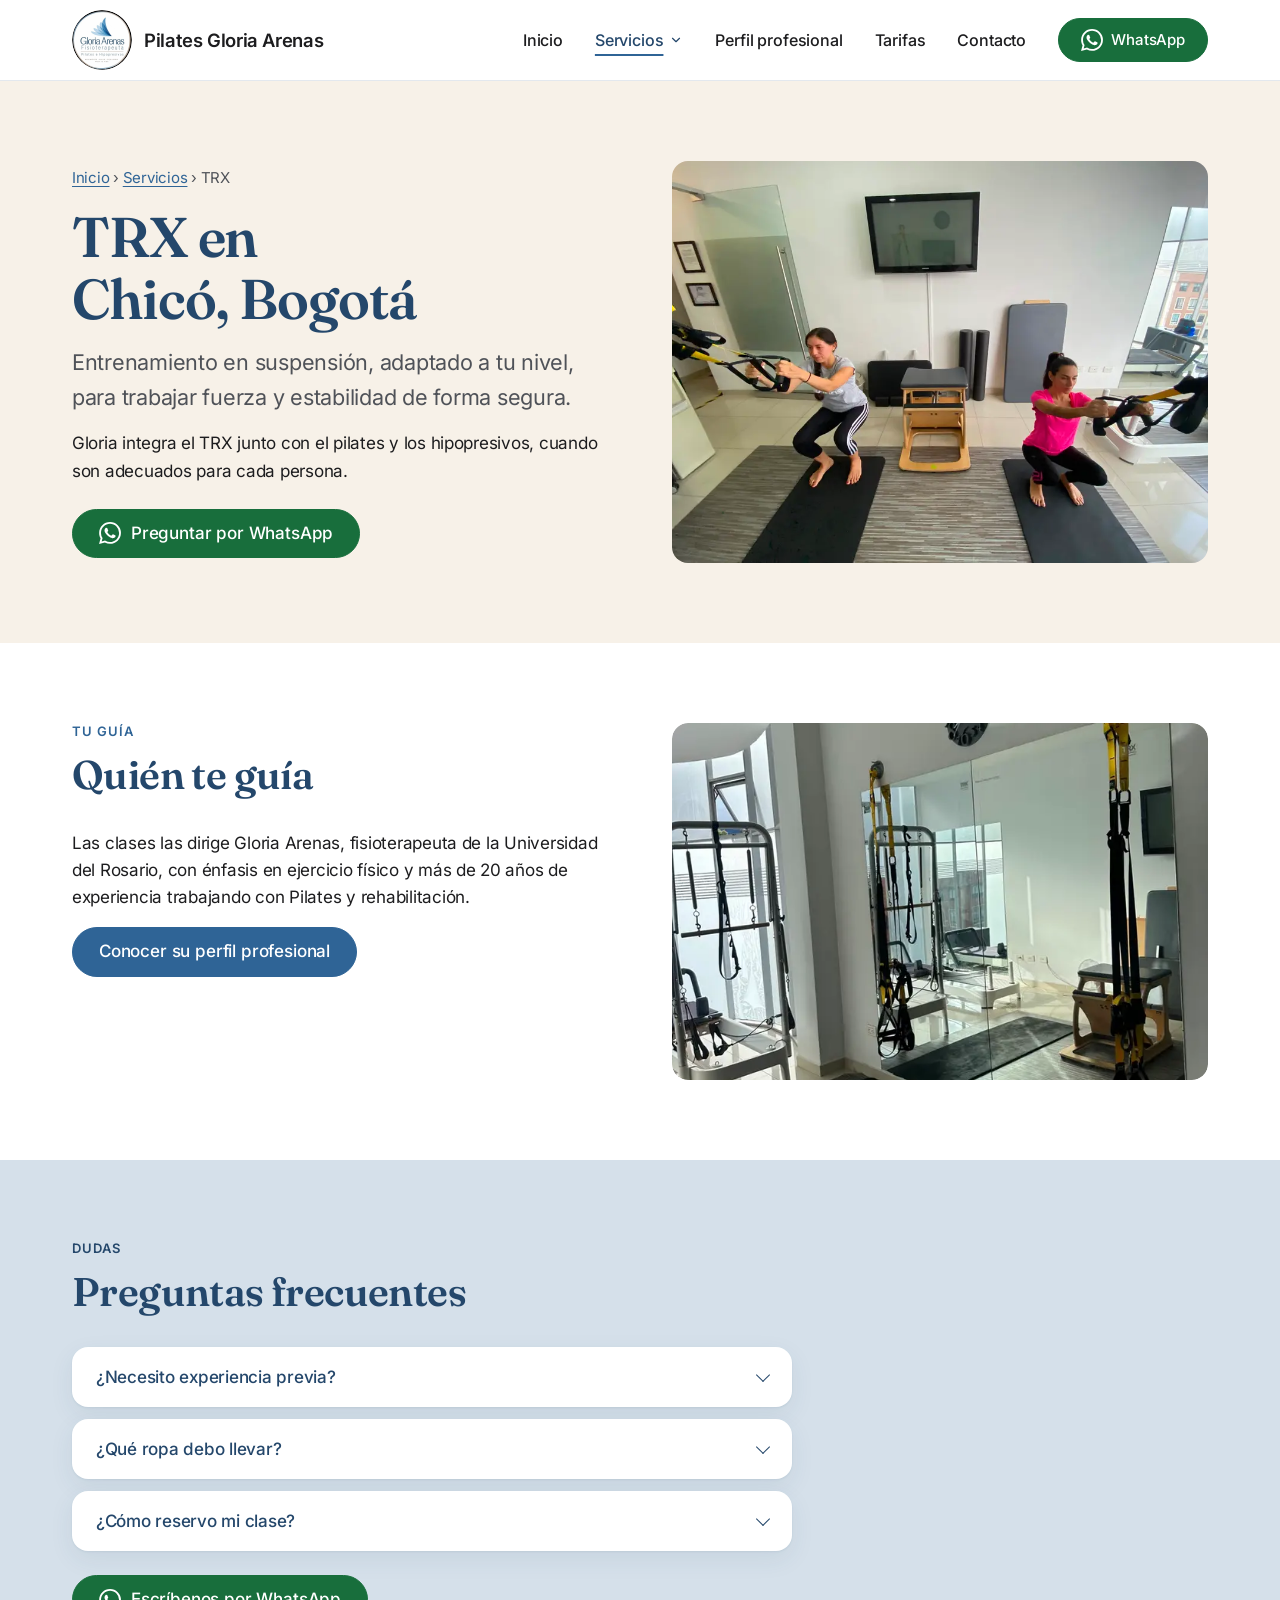
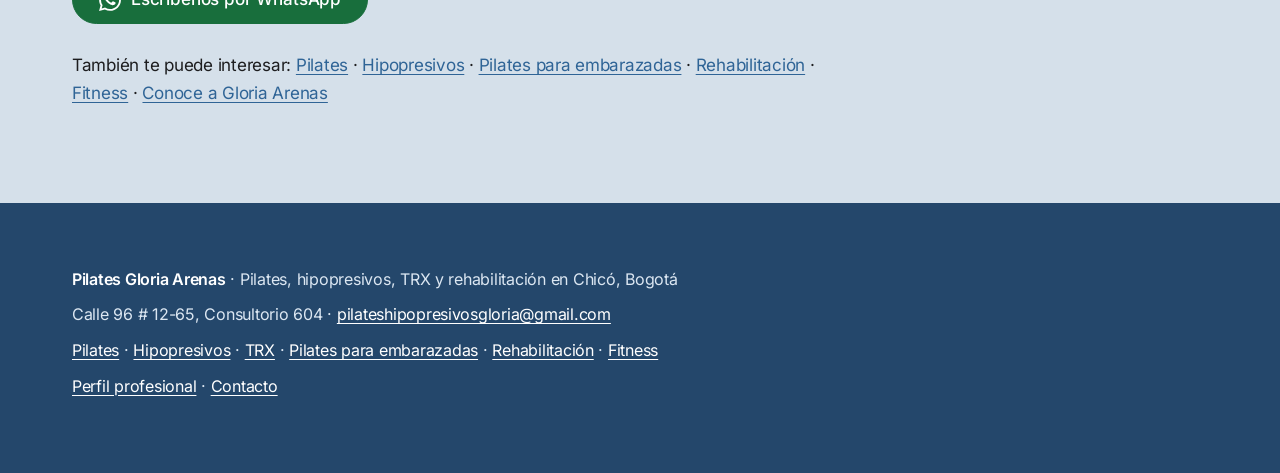
<file: trx-bogota.html>
<!DOCTYPE html>
<html lang="es-CO">
<head>
  <meta charset="utf-8">
  <meta name="viewport" content="width=device-width, initial-scale=1">
  <title>TRX en Chicó, Bogotá | Gloria Arenas</title>
  <meta name="description" content="Entrenamiento TRX en Chicó, Bogotá, adaptado a tu nivel y guiado por la fisioterapeuta Gloria Arenas. Pregunta por WhatsApp.">
  <!-- TODO: reemplazar https://pilates-gloria-arenas.vercel.app por el dominio real en canonical, og:url, og:image, JSON-LD, sitemap.xml y robots.txt -->
  <link rel="canonical" href="https://pilates-gloria-arenas.vercel.app/trx-bogota.html">
  <meta name="theme-color" content="#24476b">
  <link rel="icon" href="assets/img/favicon-48.png" type="image/png" sizes="48x48">
  <link rel="icon" href="assets/img/favicon.svg" type="image/svg+xml">
  <link rel="apple-touch-icon" href="assets/img/apple-touch-icon.png">

  <meta property="og:type" content="website">
  <meta property="og:locale" content="es_CO">
  <meta property="og:site_name" content="Pilates Gloria Arenas">
  <meta property="og:title" content="TRX en Chicó, Bogotá | Gloria Arenas">
  <meta property="og:description" content="Entrenamiento TRX en Chicó, Bogotá, adaptado a tu nivel y guiado por la fisioterapeuta Gloria Arenas. Pregunta por WhatsApp.">
  <meta property="og:url" content="https://pilates-gloria-arenas.vercel.app/trx-bogota.html">
    <meta property="og:image" content="https://pilates-gloria-arenas.vercel.app/assets/img/og-image.jpg">
  <meta property="og:image:width" content="1200">
  <meta property="og:image:height" content="630">
  <meta name="twitter:card" content="summary_large_image">
  <meta name="twitter:title" content="TRX en Chicó, Bogotá | Gloria Arenas">
  <meta name="twitter:description" content="Entrenamiento TRX en Chicó, Bogotá, adaptado a tu nivel y guiado por la fisioterapeuta Gloria Arenas. Pregunta por WhatsApp.">
  <meta name="twitter:image" content="https://pilates-gloria-arenas.vercel.app/assets/img/og-image.jpg">
  <link rel="preload" href="assets/fonts/fraunces-normal-latin.woff2" as="font" type="font/woff2" crossorigin>
  <link rel="preload" href="assets/css/styles.css" as="style">
  <link rel="stylesheet" href="assets/css/styles.css">
  <script type="application/ld+json">
  {
    "@context": "https://schema.org",
    "@type": "WebPage",
    "name": "TRX en Chicó, Bogotá con fisioterapeuta | Pilates Gloria Arenas",
    "description": "Entrenamiento TRX en Chicó, Bogotá, adaptado a tu nivel y guiado por la fisioterapeuta Gloria Arenas. Pregunta por WhatsApp.",
    "url": "https://pilates-gloria-arenas.vercel.app/trx-bogota.html",
    "about": {
      "@type": "Physiotherapist",
      "name": "Pilates Gloria Arenas",
      "url": "https://pilates-gloria-arenas.vercel.app/"
    },
    "isPartOf": {
      "@type": "WebSite",
      "name": "Pilates Gloria Arenas",
      "url": "https://pilates-gloria-arenas.vercel.app/"
    }
  }
  </script>
  <script type="application/ld+json">
  {
    "@context": "https://schema.org",
    "@type": "FAQPage",
    "mainEntity": [
      {
        "@type": "Question",
        "name": "¿Necesito experiencia previa?",
        "acceptedAnswer": {
          "@type": "Answer",
          "text": "No. Las clases son personalizadas y se adaptan a tu nivel, así que puedes empezar desde cero."
        }
      },
      {
        "@type": "Question",
        "name": "¿Qué ropa debo llevar?",
        "acceptedAnswer": {
          "@type": "Answer",
          "text": "Ropa cómoda y elástica que te permita moverte con libertad."
        }
      },
      {
        "@type": "Question",
        "name": "¿Cómo reservo mi clase?",
        "acceptedAnswer": {
          "@type": "Answer",
          "text": "Escríbenos por WhatsApp al 318 715 9369 y coordinamos tu primera clase."
        }
      }
    ]
  }
  </script>
</head>
<body>
  <a class="skip-link" href="#contenido">Saltar al contenido</a>

  <header class="site-header">
    <div class="container">
      <a class="brand" href="index.html"><img src="assets/img/logo.webp" width="64" height="64" alt="Logotipo de Pilates Gloria Arenas"><span>Pilates Gloria Arenas</span></a>
      <button class="nav-toggle" aria-expanded="false" aria-controls="menu">Menú</button>
      <nav class="nav" id="menu" aria-label="Principal">
        <ul>
          <li><a href="index.html">Inicio</a></li>
          <li class="nav__dd">
            <button class="nav__dd-btn is-current" type="button" aria-expanded="false" aria-controls="menu-servicios">Servicios <svg viewBox="0 0 24 24" aria-hidden="true"><path d="M6 9l6 6 6-6"/></svg></button>
            <ul class="nav__dd-panel" id="menu-servicios" hidden>
              <li><a href="pilates-bogota.html">Pilates</a></li>
              <li><a href="hipopresivos-bogota.html">Hipopresivos</a></li>
              <li><a href="trx-bogota.html" aria-current="page">TRX</a></li>
              <li><a href="pilates-embarazadas-bogota.html">Pilates para embarazadas</a></li>
              <li><a href="rehabilitacion-bogota.html">Rehabilitación</a></li>
              <li><a href="fitness-bogota.html">Fitness</a></li>
            </ul>
          </li>
          <li><a href="perfil-profesional.html">Perfil profesional</a></li>
          <li><a href="index.html#precios">Tarifas</a></li>
          <li><a href="contacto.html">Contacto</a></li>
          <li class="nav__cta"><a class="btn btn--wa btn--sm" href="https://wa.me/573187159369?text=Hola%2C%20quiero%20informaci%C3%B3n%20sobre%20las%20clases%20de%20pilates" target="_blank" rel="noopener" data-track="whatsapp" data-location="header">WhatsApp</a></li>
        </ul>
      </nav>
    </div>
  </header>

  <main id="contenido">
    <section class="section section--cream">
      <div class="container split">
        <div>
          <p class="crumbs"><a href="index.html">Inicio</a> › <a href="index.html#servicios">Servicios</a> › TRX</p>
          <h1>TRX en Chicó, Bogotá</h1>
          <p class="hero__lead">Entrenamiento en suspensión, adaptado a tu nivel, para trabajar fuerza y estabilidad de forma segura.</p>
          <p>Gloria integra el TRX junto con el pilates y los hipopresivos, cuando son adecuados para cada persona.</p>
          <div class="hero__actions"><a class="btn btn--wa" href="https://wa.me/573187159369?text=Hola%2C%20quiero%20informaci%C3%B3n%20sobre%20las%20clases%20de%20TRX" target="_blank" rel="noopener" data-track="whatsapp" data-location="trx-pagina">Preguntar por WhatsApp</a></div>
        </div>
        <div class="hero__media"><img src="assets/img/clase-trx.webp" width="900" height="675" alt="Dos personas haciendo sentadillas con bandas TRX sobre colchonetas" fetchpriority="high"></div>
      </div>
    </section>

    <section class="section">
      <div class="container split split--start">
        <div>
          <p class="eyebrow">Tu guía</p>
          <h2>Quién te guía</h2>
          <p>Las clases las dirige Gloria Arenas, fisioterapeuta de la Universidad del Rosario, con énfasis en ejercicio físico y más de 20 años de experiencia trabajando con Pilates y rehabilitación.</p>
          <a class="btn btn--primary" href="perfil-profesional.html">Conocer su perfil profesional</a>
        </div>
        <div class="gallery gallery--two">
          <figure><img src="assets/img/estudio-trx-espejo.webp" width="700" height="933" loading="lazy" alt="Estudio con bandas TRX colgadas frente a un espejo, junto a un reformer"></figure>
        </div>
      </div>
    </section>

    <section class="section section--band" id="preguntas">
      <div class="container">
        <p class="eyebrow">Dudas</p>
        <h2>Preguntas frecuentes</h2>
        <div class="faq">
          <details>
            <summary>¿Necesito experiencia previa?</summary>
            <p>No. Las clases son personalizadas y se adaptan a tu nivel, así que puedes empezar desde cero.</p>
          </details>
          <details>
            <summary>¿Qué ropa debo llevar?</summary>
            <p>Ropa cómoda y elástica que te permita moverte con libertad.</p>
          </details>
          <details>
            <summary>¿Cómo reservo mi clase?</summary>
            <p>Escríbenos por WhatsApp al 318 715 9369 y coordinamos tu primera clase.</p>
          </details>
        </div>
        <p style="margin-top:24px"><a class="btn btn--wa" href="https://wa.me/573187159369?text=Hola%2C%20quiero%20informaci%C3%B3n%20sobre%20las%20clases%20de%20TRX" target="_blank" rel="noopener" data-track="whatsapp" data-location="trx-pagina">Escríbenos por WhatsApp</a></p>
        <p style="margin-top:28px">También te puede interesar: <a href="pilates-bogota.html">Pilates</a> · <a href="hipopresivos-bogota.html">Hipopresivos</a> · <a href="pilates-embarazadas-bogota.html">Pilates para embarazadas</a> · <a href="rehabilitacion-bogota.html">Rehabilitación</a> · <a href="fitness-bogota.html">Fitness</a> · <a href="perfil-profesional.html">Conoce a Gloria Arenas</a></p>
      </div>
    </section>
  
  </main>

  <footer class="site-footer">
    <div class="container">
      <p><strong>Pilates Gloria Arenas</strong> · Pilates, hipopresivos, TRX y rehabilitación en Chicó, Bogotá</p>
      <p>Calle 96 # 12-65, Consultorio 604 · <a href="mailto:pilateshipopresivosgloria@gmail.com">pilateshipopresivosgloria@gmail.com</a></p>
      <p><a href="pilates-bogota.html">Pilates</a> · <a href="hipopresivos-bogota.html">Hipopresivos</a> · <a href="trx-bogota.html">TRX</a> · <a href="pilates-embarazadas-bogota.html">Pilates para embarazadas</a> · <a href="rehabilitacion-bogota.html">Rehabilitación</a> · <a href="fitness-bogota.html">Fitness</a></p>
      <p><a href="perfil-profesional.html">Perfil profesional</a> · <a href="contacto.html">Contacto</a></p>
    </div>
  </footer>

  <a class="wa-float" data-track="whatsapp" data-location="flotante" href="https://wa.me/573187159369?text=Hola%2C%20quiero%20informaci%C3%B3n%20sobre%20las%20clases%20de%20TRX" target="_blank" rel="noopener" aria-label="Escribir por WhatsApp">
    <svg viewBox="0 0 24 24" aria-hidden="true"><path d="M17.472 14.382c-.297-.149-1.758-.867-2.03-.967-.273-.099-.471-.148-.67.15-.197.297-.767.966-.94 1.164-.173.199-.347.223-.644.075-.297-.15-1.255-.463-2.39-1.475-.883-.788-1.48-1.761-1.653-2.059-.173-.297-.018-.458.13-.606.134-.133.298-.347.446-.52.149-.174.198-.298.298-.497.099-.198.05-.371-.025-.52-.075-.149-.669-1.612-.916-2.207-.242-.579-.487-.5-.669-.51-.173-.008-.371-.01-.57-.01-.198 0-.52.074-.792.372-.272.297-1.04 1.016-1.04 2.479 0 1.462 1.065 2.875 1.213 3.074.149.198 2.096 3.2 5.077 4.487.709.306 1.262.489 1.694.625.712.227 1.36.195 1.871.118.571-.085 1.758-.719 2.006-1.413.248-.694.248-1.289.173-1.413-.074-.124-.272-.198-.57-.347m-5.421 7.403h-.004a9.87 9.87 0 01-5.031-1.378l-.361-.214-3.741.982.998-3.648-.235-.374a9.86 9.86 0 01-1.51-5.26c.001-5.45 4.436-9.884 9.888-9.884 2.64 0 5.122 1.03 6.988 2.898a9.825 9.825 0 012.893 6.994c-.003 5.45-4.437 9.884-9.885 9.884m8.413-18.297A11.815 11.815 0 0012.05 0C5.495 0 .16 5.335.157 11.892c0 2.096.547 4.142 1.588 5.945L.057 24l6.305-1.654a11.882 11.882 0 005.683 1.448h.005c6.554 0 11.89-5.335 11.893-11.893a11.821 11.821 0 00-3.48-8.413Z"/></svg>
  </a>

  <script src="assets/js/main.js" defer></script>
</body>
</html>
</file>
<file: assets/css/styles.css>
/* ==========================================================
   Pilates Gloria Arenas — estilos
   Todo se controla desde las variables de :root.
   Escala de espaciado: 8 · 16 · 24 · 32 · 48 · 64 · 88
   Copia del diseño anterior: styles.backup7.css
   ========================================================== */

@font-face {
  font-family: "Inter";
  src: url("../fonts/inter-latin.woff2") format("woff2");
  font-weight: 400 700;
  font-style: normal;
  font-display: swap;
}

:root {
  /* Colores */
  --white: #ffffff;
  --blue-deep: #24476b;       /* azul marino del logo */
  --blue: #2f6496;            /* azul del logo */
  --blue-dark-rgb: 36 71 107;
  --blue-rgb: 47 100 150;
  --blue-soft: #dce7f2;       /* banda azul claro */
  --blue-mist: #eaf1f8;
  --accent-soft: #a9c4de;
  --ink: #1d1d1f;
  --ink-soft: #4f5258;        /* contraste AA sobre blanco y azul claro */
  --line: #e3e8ee;
  --line-band: #c4d4e5;
  --wa-rgb: 24 110 60;
  --wa-dark-rgb: 18 86 47;
  --todo-bg: #fff3cd;
  --todo-ink: #5a4300;
  --todo-line: #b38600;

  /* Espaciado (múltiplos de 8) */
  --s-1: 8px;
  --s-2: 16px;
  --s-3: 24px;
  --s-4: 32px;
  --s-5: 48px;
  --s-6: 64px;
  --s-7: 88px;
  --section-y: 56px;          /* 88px desde 820px */
  --gutter: 24px;
  --max-width: 1200px;
  --measure: 68ch;

  /* Tipografía */
  --font: "Inter", ui-sans-serif, system-ui, -apple-system, "Segoe UI", Roboto, sans-serif;
  --fs-body: 1.0625rem;
  --fs-h1: clamp(2.5rem, 1.7rem + 3.2vw, 3.75rem);
  --fs-h2: clamp(1.9rem, 1.5rem + 1.6vw, 2.6rem);
  --fs-h3: 1.25rem;
  --fs-small: .9375rem;

  /* Forma */
  --radius: 24px;
  --radius-pill: 999px;

  /* Movimiento */
  --ease-out: cubic-bezier(0.23, 1, 0.32, 1);
  --ease-in-out: cubic-bezier(0.77, 0, 0.175, 1);
  --t-fast: 200ms;
  --t-base: 300ms;
  --t-reveal: 450ms;
}
@media (min-width: 820px) {
  :root { --section-y: 88px; --gutter: 32px; }
}

*, *::before, *::after { box-sizing: border-box; }
html { scroll-behavior: smooth; -webkit-text-size-adjust: 100%; scrollbar-color: #c7c7cc transparent; scroll-padding-top: 96px; }
body { margin: 0; font-family: var(--font); font-size: var(--fs-body); font-weight: 400; line-height: 1.6; letter-spacing: -0.015em; color: var(--ink); background: var(--white); }
img, svg, iframe { max-width: 100%; display: block; }
strong { font-weight: 600; }
::selection { background: #cfe4fa; color: var(--ink); }
a { color: var(--blue); text-underline-offset: 3px; text-decoration-thickness: 1px; transition: color var(--t-fast) ease, text-decoration-thickness var(--t-fast) ease; }
a:hover { color: var(--blue-deep); text-decoration-thickness: 2px; }
:focus-visible { outline: 3px solid var(--blue); outline-offset: 3px; border-radius: 4px; }

/* Jerarquía: H1 (hero) · H2 (sección) · H3 (tarjeta/ítem) */
h1, h2, h3 { margin: 0 0 var(--s-2); color: var(--ink); text-wrap: balance; }
h1 { font-size: var(--fs-h1); font-weight: 600; line-height: 1.08; letter-spacing: -0.03em; color: var(--blue-deep); }
h2 { font-size: var(--fs-h2); font-weight: 600; line-height: 1.12; letter-spacing: -0.025em; color: var(--blue-deep); }
h3 { font-size: var(--fs-h3); font-weight: 600; line-height: 1.25; letter-spacing: -0.015em; }
p { margin: 0 0 var(--s-2); max-width: var(--measure); }

.container { width: 100%; max-width: var(--max-width); margin: 0 auto; padding: 0 var(--gutter); }
.sr-only { position: absolute; width: 1px; height: 1px; margin: -1px; padding: 0; overflow: hidden; clip: rect(0 0 0 0); white-space: nowrap; border: 0; }
.skip-link { position: absolute; left: -999px; top: 0; background: var(--ink); color: #fff; padding: 12px 18px; z-index: 100; }
.skip-link:focus { left: 8px; top: 8px; color: #fff; }

/* ---------- Secciones: blanco y azul claro alternados, con separador de 1px ---------- */
.section { --card-line: var(--line); padding: var(--section-y) 0; background: var(--white); }
.section + .section, .trust + .section { border-top: 1px solid var(--line-band); }
.section--band { --card-line: var(--line-band); background: var(--blue-soft); }
.section__intro { max-width: var(--measure); margin-bottom: var(--s-5); color: var(--ink-soft); }
.section__head + * { margin-top: 0; }
.stack > * + * { margin-top: var(--s-5); }

/* ---------- Botones ---------- */
.btn { display: inline-flex; align-items: center; justify-content: center; gap: 10px; min-height: 48px; padding: 10px 26px; border-radius: var(--radius-pill); border: 1px solid transparent; font-family: var(--font); font-size: 1.0625rem; font-weight: 500; letter-spacing: -0.01em; text-decoration: none; cursor: pointer; -webkit-tap-highlight-color: transparent; transition: background-color var(--t-fast) var(--ease-out), color var(--t-fast) var(--ease-out), border-color var(--t-fast) var(--ease-out), transform 160ms var(--ease-out); }
.btn:hover { text-decoration: none; }
.btn:active { transform: scale(0.97); transition-duration: 100ms; }
.btn--sm { min-height: 44px; padding: 8px 20px; font-size: var(--fs-small); }
.btn--primary { background: var(--blue); border-color: var(--blue); color: #fff; }
.btn--primary:hover { background: var(--blue-deep); border-color: var(--blue-deep); color: #fff; }
.btn--wa { background: rgb(var(--wa-rgb)); border-color: rgb(var(--wa-rgb)); color: #fff; }
.btn--wa:hover { background: rgb(var(--wa-dark-rgb)); border-color: rgb(var(--wa-dark-rgb)); color: #fff; }
.btn--wa::before { content: ""; flex: none; width: 22px; height: 22px; background: currentColor; -webkit-mask: url("data:image/svg+xml,%3Csvg xmlns='http://www.w3.org/2000/svg' viewBox='0 0 24 24'%3E%3Cpath d='M17.472 14.382c-.297-.149-1.758-.867-2.03-.967-.273-.099-.471-.148-.67.15-.197.297-.767.966-.94 1.164-.173.199-.347.223-.644.075-.297-.15-1.255-.463-2.39-1.475-.883-.788-1.48-1.761-1.653-2.059-.173-.297-.018-.458.13-.606.134-.133.298-.347.446-.52.149-.174.198-.298.298-.497.099-.198.05-.371-.025-.52-.075-.149-.669-1.612-.916-2.207-.242-.579-.487-.5-.669-.51-.173-.008-.371-.01-.57-.01-.198 0-.52.074-.792.372-.272.297-1.04 1.016-1.04 2.479 0 1.462 1.065 2.875 1.213 3.074.149.198 2.096 3.2 5.077 4.487.709.306 1.262.489 1.694.625.712.227 1.36.195 1.871.118.571-.085 1.758-.719 2.006-1.413.248-.694.248-1.289.173-1.413-.074-.124-.272-.198-.57-.347m-5.421 7.403h-.004a9.87 9.87 0 01-5.031-1.378l-.361-.214-3.741.982.998-3.648-.235-.374a9.86 9.86 0 01-1.51-5.26c.001-5.45 4.436-9.884 9.888-9.884 2.64 0 5.122 1.03 6.988 2.898a9.825 9.825 0 012.893 6.994c-.003 5.45-4.437 9.884-9.885 9.884m8.413-18.297A11.815 11.815 0 0012.05 0C5.495 0 .16 5.335.157 11.892c0 2.096.547 4.142 1.588 5.945L.057 24l6.305-1.654a11.882 11.882 0 005.683 1.448h.005c6.554 0 11.89-5.335 11.893-11.893a11.821 11.821 0 00-3.48-8.413Z'/%3E%3C/svg%3E") center / contain no-repeat; mask: url("data:image/svg+xml,%3Csvg xmlns='http://www.w3.org/2000/svg' viewBox='0 0 24 24'%3E%3Cpath d='M17.472 14.382c-.297-.149-1.758-.867-2.03-.967-.273-.099-.471-.148-.67.15-.197.297-.767.966-.94 1.164-.173.199-.347.223-.644.075-.297-.15-1.255-.463-2.39-1.475-.883-.788-1.48-1.761-1.653-2.059-.173-.297-.018-.458.13-.606.134-.133.298-.347.446-.52.149-.174.198-.298.298-.497.099-.198.05-.371-.025-.52-.075-.149-.669-1.612-.916-2.207-.242-.579-.487-.5-.669-.51-.173-.008-.371-.01-.57-.01-.198 0-.52.074-.792.372-.272.297-1.04 1.016-1.04 2.479 0 1.462 1.065 2.875 1.213 3.074.149.198 2.096 3.2 5.077 4.487.709.306 1.262.489 1.694.625.712.227 1.36.195 1.871.118.571-.085 1.758-.719 2.006-1.413.248-.694.248-1.289.173-1.413-.074-.124-.272-.198-.57-.347m-5.421 7.403h-.004a9.87 9.87 0 01-5.031-1.378l-.361-.214-3.741.982.998-3.648-.235-.374a9.86 9.86 0 01-1.51-5.26c.001-5.45 4.436-9.884 9.888-9.884 2.64 0 5.122 1.03 6.988 2.898a9.825 9.825 0 012.893 6.994c-.003 5.45-4.437 9.884-9.885 9.884m8.413-18.297A11.815 11.815 0 0012.05 0C5.495 0 .16 5.335.157 11.892c0 2.096.547 4.142 1.588 5.945L.057 24l6.305-1.654a11.882 11.882 0 005.683 1.448h.005c6.554 0 11.89-5.335 11.893-11.893a11.821 11.821 0 00-3.48-8.413Z'/%3E%3C/svg%3E") center / contain no-repeat; }
.btn--outline { background: transparent; border-color: var(--blue); color: var(--blue-deep); }
.btn--outline:hover { background: var(--blue-deep); border-color: var(--blue-deep); color: #fff; }
.btn svg { width: 22px; height: 22px; fill: currentColor; flex: none; }

/* ---------- Cabecera fija ---------- */
.site-header { position: sticky; top: 0; z-index: 50; background: var(--white); border-bottom: 1px solid var(--line); }
.site-header .container { display: flex; align-items: center; justify-content: space-between; gap: var(--s-2); min-height: 72px; }
.brand { display: inline-flex; align-items: center; gap: 12px; font-size: 1.15rem; font-weight: 600; letter-spacing: -0.02em; color: var(--ink); text-decoration: none; line-height: 1.2; }
.brand img { width: 52px; height: 52px; border-radius: 50%; }
.nav-toggle { display: inline-flex; align-items: center; justify-content: center; min-width: 48px; min-height: 48px; padding: 0 var(--s-2); background: none; border: 1px solid var(--blue); border-radius: 12px; font: 500 1rem var(--font); color: var(--blue-deep); cursor: pointer; transition: transform 160ms var(--ease-out), background-color var(--t-fast) ease; }
.nav-toggle:hover { background: var(--blue-soft); }
.nav-toggle:active { transform: scale(0.97); transition-duration: 100ms; }
.nav { visibility: hidden; opacity: 0; transform: translateY(-8px); pointer-events: none; position: absolute; top: 100%; left: 0; right: 0; max-height: calc(100vh - 72px); overflow-y: auto; background: var(--white); border-bottom: 1px solid var(--line); padding: var(--s-1) var(--gutter) var(--s-3); transition: opacity 150ms var(--ease-out), transform 150ms var(--ease-out), visibility 0s linear 150ms; }
.nav.is-open { visibility: visible; opacity: 1; transform: none; pointer-events: auto; transition: opacity 220ms var(--ease-out), transform 220ms var(--ease-out), visibility 0s; }
.nav ul { list-style: none; margin: 0; padding: 0; }
.nav a, .nav__dd-btn { display: flex; align-items: center; justify-content: space-between; width: 100%; min-height: 48px; padding: 0; background: none; border: 0; border-bottom: 1px solid var(--line); font: 500 1rem var(--font); letter-spacing: -0.01em; color: var(--ink); text-decoration: none; text-align: left; cursor: pointer; transition: color var(--t-fast) ease; }
.nav a:hover, .nav__dd-btn:hover { color: var(--blue); }
.nav a[aria-current="page"], .nav__dd-btn.is-current { color: var(--blue-deep); text-decoration: underline; text-decoration-color: var(--blue); text-decoration-thickness: 2px; text-underline-offset: 8px; }
.nav__dd-btn svg { width: 14px; height: 14px; fill: none; stroke: currentColor; stroke-width: 2; stroke-linecap: round; stroke-linejoin: round; transition: transform var(--t-fast) var(--ease-out); }
.nav__dd-btn[aria-expanded="true"] svg { transform: rotate(180deg); }
.nav__dd-panel { padding-left: var(--s-2); }
.nav__dd-panel[hidden] { display: none; }
.nav__cta { padding-top: var(--s-2); }
.nav__cta .btn { width: 100%; border-bottom: 1px solid rgb(var(--wa-rgb)); }

@media (min-width: 1000px) {
  .site-header .container { min-height: 80px; }
  .brand img { width: 60px; height: 60px; }
  .nav-toggle { display: none; }
  .nav { visibility: visible; opacity: 1; transform: none; pointer-events: auto; position: static; max-height: none; overflow: visible; padding: 0; border: 0; background: none; transition: none; }
  .nav > ul { display: flex; align-items: center; gap: var(--s-4); }
  .nav a, .nav__dd-btn { display: inline-flex; width: auto; justify-content: flex-start; gap: 6px; min-height: 44px; border: 0; }
  .nav__dd { position: relative; }
  .nav__dd-panel { position: absolute; top: calc(100% + 4px); left: -16px; min-width: 260px; padding: var(--s-1); background: var(--white); border: 1px solid var(--line-band); border-radius: 16px; z-index: 60; }
  .nav__dd-panel a { display: flex; width: 100%; padding: 8px 12px; border-radius: 10px; }
  .nav__dd-panel a:hover { background: var(--blue-mist); }
  .nav__dd-panel a[aria-current="page"] { text-decoration: none; background: var(--blue-mist); }
  .nav__cta { padding-top: 0; }
  .nav__cta .btn { width: auto; }
}

/* ---------- Hero y barra de datos ---------- */
.hero { padding: var(--s-5) 0 var(--section-y); background: var(--white); }
.hero .container { display: grid; gap: var(--s-4); align-items: center; }
.hero__lead { font-size: clamp(1.15rem, 1.05rem + .5vw, 1.35rem); color: var(--ink-soft); max-width: 36ch; }
.hero__actions { display: flex; flex-wrap: wrap; gap: var(--s-2); margin-top: var(--s-3); }
.hero__media { overflow: hidden; border-radius: var(--radius); background: var(--blue-soft); }
.hero__media img { width: 100%; height: auto; }
@media (min-width: 820px) {
  .hero { padding-top: var(--s-6); }
  .hero .container { grid-template-columns: minmax(0, 1fr) minmax(0, 1fr); gap: var(--s-6); }
}
.trust { background: var(--white); border-top: 1px solid var(--line-band); padding: var(--s-3) 0; }
.trust__list { list-style: none; margin: 0; padding: 0; display: grid; gap: var(--s-2); }
.trust__list li { display: flex; align-items: center; gap: 14px; font-weight: 500; color: var(--ink); }
.trust__list svg, .card__icon svg, .checklist__icon svg { width: 24px; height: 24px; fill: none; stroke: currentColor; stroke-width: 1.5; stroke-linecap: round; stroke-linejoin: round; flex: none; }
.trust__list svg { color: var(--blue); }
@media (min-width: 600px) { .trust__list { grid-template-columns: repeat(3, auto); justify-content: space-between; } }

/* ---------- Tarjetas (un solo estilo para todas) ---------- */
.card, .quote, .video, .price-card { background: var(--white); border: 1px solid var(--card-line); border-radius: var(--radius); }
.card { padding: var(--s-3); transition: border-color var(--t-fast) ease, transform var(--t-fast) var(--ease-out); }
.card h3 { margin-bottom: 8px; }
.card p { color: var(--ink-soft); }
.card p:last-of-type { margin-bottom: var(--s-3); }
.card__icon { display: grid; place-items: center; width: 56px; height: 56px; margin-bottom: var(--s-3); border-radius: 50%; background: var(--blue-mist); color: var(--blue-deep); }
.card .btn { margin-top: auto; }

/* Servicios: 6 tarjetas; Pilates e Hipopresivos más destacadas */
.services { display: grid; gap: var(--s-3); }
.services .card { display: flex; flex-direction: column; }
@media (min-width: 600px) { .services { grid-template-columns: repeat(2, 1fr); } }
@media (min-width: 900px) {
  .services { grid-template-columns: repeat(12, 1fr); }
  .services .card { grid-column: span 3; padding: var(--s-3); }
  .services .card--lead { grid-column: span 6; padding: var(--s-4); }
  .services .card--lead .card__icon { width: 64px; height: 64px; }
}
@media (min-width: 900px) and (max-width: 1099px) {
  .services .card { grid-column: span 6; }
}

/* ---------- Tarifas ---------- */
.pricing-grid { display: grid; gap: var(--s-3); margin-bottom: var(--s-5); }
@media (min-width: 820px) { .pricing-grid { grid-template-columns: 1fr 1fr; align-items: start; } }
.price-card { padding: var(--s-3); }
.price-card h3 { margin-bottom: var(--s-2); }
.price-table { width: 100%; border-collapse: collapse; font-variant-numeric: tabular-nums; }
.price-table thead th { text-align: left; font-weight: 500; font-size: var(--fs-small); color: var(--ink-soft); padding: 8px 0; border-bottom: 1px solid var(--line); }
.price-table thead th:last-child, .price-table td { text-align: right; }
.price-table tbody th { text-align: left; font-weight: 400; color: var(--ink); padding: 14px 16px 14px 0; border-bottom: 1px solid var(--line); }
.price-table td { padding: 14px 0; font-weight: 600; color: var(--blue-deep); white-space: nowrap; border-bottom: 1px solid var(--line); }
.price-table tbody tr:last-child th, .price-table tbody tr:last-child td { border-bottom: 0; }

/* ---------- Dos columnas ---------- */
.split { display: grid; gap: var(--s-5); align-items: center; }
.split--start { align-items: start; }
@media (min-width: 820px) { .split { grid-template-columns: 1fr 1fr; gap: var(--s-6); } }
.photo { width: 100%; height: auto; border-radius: var(--radius); }
.photo--portrait { max-width: 420px; }
.about__bio { margin-top: var(--s-4); }
.checklist { list-style: none; margin: var(--s-3) 0 0; padding: 0; display: grid; gap: var(--s-3); }
.checklist li { display: flex; gap: var(--s-2); }
.checklist__icon { flex: none; display: grid; place-items: center; width: 40px; height: 40px; margin-top: 2px; border-radius: 50%; background: var(--blue); color: #fff; }
.checklist h3 { margin-bottom: 4px; }
.checklist p { margin: 0; color: var(--ink-soft); }
.benefits li { align-items: center; }
.benefits p { color: var(--ink); }
.benefits { margin-top: var(--s-2); gap: var(--s-2); }

/* ---------- Cómo funciona: línea de tiempo ---------- */
.steps { list-style: none; margin: 0; padding: 0; display: grid; gap: var(--s-5); counter-reset: step; --gap: var(--s-5); }
.step { counter-increment: step; position: relative; min-height: 48px; padding-left: 72px; }
.step::before { content: counter(step); position: absolute; left: 0; top: 0; z-index: 1; display: grid; place-items: center; width: 48px; height: 48px; border-radius: 50%; background: var(--blue); color: #fff; font-size: 1.15rem; font-weight: 600; }
.step:not(:last-child)::after { content: ""; position: absolute; left: 23px; top: 48px; bottom: calc(-1 * var(--gap)); width: 1px; background: var(--line-band); }
.step h3 { padding-top: 10px; margin-bottom: 8px; }
.step p { color: var(--ink-soft); }
.step p:last-child { margin-bottom: 0; }
@media (min-width: 820px) {
  .steps { grid-template-columns: repeat(3, 1fr); }
  .step { padding: 72px 0 0; }
  .step h3 { padding-top: 0; }
  .step:not(:last-child)::after { left: 56px; right: calc(-1 * var(--gap) + 8px); top: 24px; bottom: auto; width: auto; height: 1px; }
}
.section__cta { margin-top: var(--s-5); }

/* ---------- Galería ---------- */
.gallery { display: grid; gap: var(--s-2); grid-template-columns: repeat(2, 1fr); }
.gallery figure { margin: 0; overflow: hidden; border-radius: var(--radius); }
.gallery img { width: 100%; height: 100%; aspect-ratio: 4 / 3; object-fit: cover; border-radius: var(--radius); transition: transform 400ms var(--ease-out); }
.gallery--two { grid-template-columns: 1fr; }
.gallery--two img { aspect-ratio: 3 / 2; }
@media (min-width: 600px) { .gallery { grid-template-columns: repeat(3, 1fr); } .gallery--two { grid-template-columns: 1fr 1fr; } }
@media (min-width: 820px) { .gallery--two { grid-template-columns: 1fr; } }
/* Mosaico del estudio: una foto grande, cuatro pequeñas iguales y una panorámica; mismo gap */
#estudio .gallery { grid-template-columns: repeat(2, 1fr); grid-auto-rows: 150px; }
#estudio .gallery figure { grid-column: span 1; grid-row: span 1; }
#estudio .gallery figure:nth-child(1) { grid-column: 1 / -1; grid-row: span 2; }
#estudio .gallery figure:nth-child(6) { grid-column: 1 / -1; }
#estudio .gallery img { aspect-ratio: auto; }
#estudio .gallery figure:nth-child(1) img { object-position: 50% 40%; }
#estudio .gallery figure:nth-child(2) img { object-position: 50% 62%; }
#estudio .gallery figure:nth-child(3) img { object-position: 50% 78%; }
#estudio .gallery figure:nth-child(4) img { object-position: 50% 60%; }
#estudio .gallery figure:nth-child(5) img { object-position: 50% 38%; }
#estudio .gallery figure:nth-child(6) img { object-position: 50% 58%; }
@media (min-width: 820px) {
  #estudio .gallery { grid-template-columns: repeat(4, 1fr); grid-auto-rows: 210px; }
  #estudio .gallery figure:nth-child(1) { grid-column: 1 / 3; grid-row: span 2; }
  #estudio .gallery figure:nth-child(6) { grid-column: 1 / -1; grid-row: span 1; }
}
.gallery__open { display: block; width: 100%; height: 100%; padding: 0; border: 0; background: none; border-radius: var(--radius); cursor: zoom-in; -webkit-tap-highlight-color: transparent; transition: transform 160ms var(--ease-out); }
.gallery__open:active { transform: scale(0.985); transition-duration: 100ms; }

/* Lightbox */
.lightbox { width: min(94vw, 1000px); max-height: 94vh; padding: 0; border: 0; border-radius: var(--radius); background: var(--white); color: var(--ink); overflow: hidden; }
.lightbox::backdrop { background: rgb(22 48 74 / .82); }
.lightbox img { width: 100%; max-height: 78vh; object-fit: contain; background: var(--blue-soft); }
.lightbox__cap { margin: 0; padding: 14px 20px; font-size: var(--fs-small); color: var(--ink-soft); max-width: none; }
.lightbox form { position: absolute; top: 10px; right: 10px; margin: 0; }
.lightbox__close { width: 48px; height: 48px; border-radius: 50%; border: 1px solid var(--blue); background: var(--white); color: var(--blue-deep); font-size: 1.8rem; line-height: 1; cursor: pointer; transition: transform 160ms var(--ease-out), background-color var(--t-fast) ease, color var(--t-fast) ease; }
.lightbox__close:hover { background: var(--blue-deep); color: #fff; }
.lightbox__close:active { transform: scale(0.97); transition-duration: 100ms; }

/* ---------- Videos y reseñas ---------- */
.video-grid { display: grid; gap: var(--s-3); }
@media (min-width: 600px) { .video-grid { grid-template-columns: repeat(2, 1fr); } .video--featured { grid-column: 1 / -1; } }
@media (min-width: 820px) { .video-grid { grid-template-columns: repeat(3, 1fr); } .video--featured { grid-column: auto; } }
.video { margin: 0; overflow: hidden; }
.video__frame { position: relative; aspect-ratio: 16 / 9; background: #000; }
.video__frame iframe, .video__btn { position: absolute; inset: 0; width: 100%; height: 100%; border: 0; }
.video__btn { padding: 0; cursor: pointer; background: #000; -webkit-tap-highlight-color: transparent; }
.video__btn img { width: 100%; height: 100%; object-fit: cover; object-position: 50% 30%; opacity: .9; transition: opacity var(--t-fast) ease, transform var(--t-base) var(--ease-out); }
.video__btn::after { content: ""; position: absolute; inset: 0; background: rgb(0 0 0 / .1); transition: background-color var(--t-fast) ease; }
.video__play { position: absolute; z-index: 1; left: 16px; bottom: 16px; display: grid; place-items: center; width: 48px; height: 48px; border-radius: 50%; background: rgb(29 29 31 / .72); transition: transform 160ms var(--ease-out); }
.video__play::after { content: ""; margin-left: 4px; border-left: 15px solid #fff; border-top: 9px solid transparent; border-bottom: 9px solid transparent; }
.video__btn:active .video__play { transform: scale(0.92); transition-duration: 100ms; }
.video__caption { padding: var(--s-2) var(--s-3) var(--s-3); }
.video__caption h3 { font-size: 1.1rem; margin: 0 0 4px; }
.video__caption p { margin: 0; color: var(--ink-soft); font-size: var(--fs-small); }
.testimonials-block { margin-top: var(--s-6); }
.quotes { display: grid; gap: var(--s-3); }
@media (min-width: 600px) { .quotes { grid-template-columns: repeat(2, 1fr); } }
@media (min-width: 900px) { .quotes { grid-template-columns: repeat(3, 1fr); } }
.quote { margin: 0; padding: var(--s-4) var(--s-3) var(--s-3); display: flex; flex-direction: column; }
.quote::before { content: "\201C"; display: block; font-family: Georgia, "Times New Roman", serif; font-size: 3.5rem; line-height: .7; color: var(--accent-soft); margin-bottom: 8px; }
.quote__stars { margin: 0 0 12px; color: #a15c00; letter-spacing: .12em; font-size: 1.05rem; line-height: 1; }
.quote blockquote { margin: 0 0 var(--s-2); }
.quote blockquote p { margin: 0; }
.quote figcaption { display: flex; flex-direction: column; gap: 2px; margin-top: auto; color: var(--ink); font-weight: 600; }
.quote__src { color: var(--ink-soft); font-weight: 400; font-size: var(--fs-small); }

/* ---------- Preguntas frecuentes (columna única angosta) ---------- */
.faq { display: grid; gap: 12px; max-width: 720px; }
.faq details { overflow: hidden; background: var(--white); border: 1px solid var(--card-line); border-radius: var(--radius); }
.faq summary { list-style: none; cursor: pointer; display: flex; align-items: center; justify-content: space-between; gap: var(--s-2); min-height: 60px; padding: 12px var(--s-3); font-weight: 500; color: var(--blue-deep); border-radius: var(--radius); -webkit-tap-highlight-color: transparent; transition: transform 160ms var(--ease-out), background-color var(--t-fast) ease, color var(--t-fast) ease; }
.faq summary::-webkit-details-marker { display: none; }
.faq summary::after { content: ""; flex: none; width: 10px; height: 10px; margin-top: -4px; border-right: 1.5px solid currentColor; border-bottom: 1.5px solid currentColor; transform: rotate(45deg); transition: transform 260ms var(--ease-out); }
.faq details[open] summary::after { transform: rotate(-135deg); margin-top: 4px; }
.faq details.is-closing summary::after { transform: rotate(45deg); margin-top: -4px; }
.faq summary:active { transform: scale(0.985); transition-duration: 100ms; }
.faq details p { margin: 0; padding: 0 var(--s-3) var(--s-3); color: var(--ink-soft); }

/* ---------- Contacto ---------- */
.contact-list { list-style: none; padding: 0; margin: 0 0 var(--s-3); }
.contact-list li { margin-bottom: var(--s-2); }
.contact-list strong { display: block; color: var(--blue-deep); font-weight: 600; }
.hours { list-style: none; margin: 4px 0 0; padding: 0; }
.hours li { margin: 0 0 4px; }
.hours span { font-weight: 500; color: var(--ink); }
.hours span::after { content: ":"; }
.map-wrap { display: grid; gap: 12px; }
.map { min-height: 380px; overflow: hidden; background: var(--blue-soft); border: 1px solid var(--card-line); border-radius: var(--radius); }
.map iframe { width: 100%; height: 100%; min-height: 380px; border: 0; }
.map__link { margin: 0; }
.social { display: flex; flex-wrap: wrap; gap: 12px; list-style: none; padding: 0; margin: 0; }
.social a { display: inline-flex; align-items: center; gap: 10px; min-height: 48px; padding: 8px 20px; border: 1px solid var(--blue); border-radius: var(--radius-pill); color: var(--blue-deep); font-weight: 500; text-decoration: none; -webkit-tap-highlight-color: transparent; transition: background-color var(--t-fast) ease, color var(--t-fast) ease, transform 160ms var(--ease-out); }
.social a:hover { background: var(--blue-deep); color: #fff; }
.social a:active { transform: scale(0.97); transition-duration: 100ms; }
.social__icon { width: 22px; height: 22px; flex: none; transition: fill var(--t-fast) ease; }
.social__icon--instagram { fill: #E4405F; }
.social__icon--facebook { fill: #0866FF; }
.social__icon--youtube { fill: #FF0000; }
.social a:hover .social__icon { fill: #fff; }
.h-sub { font-size: var(--fs-h3); font-weight: 600; line-height: 1.25; color: var(--ink); }

/* ---------- Perfil ---------- */
.facts { list-style: none; margin: var(--s-4) 0 0; padding: 0; }
.facts li { display: grid; gap: 2px; padding: var(--s-2) 0; border-top: 1px solid var(--line); }
.facts li:last-child { border-bottom: 1px solid var(--line); }
.facts strong { color: var(--blue-deep); }
.facts span { color: var(--ink-soft); }
.pullquote { margin: 0 0 var(--s-4); padding: 0; }
.pullquote p { margin: 0; max-width: 28ch; font-size: clamp(1.35rem, 1.15rem + 1vw, 1.9rem); font-weight: 600; line-height: 1.25; letter-spacing: -0.02em; color: var(--ink); }
.crumbs { margin-bottom: var(--s-2); font-size: var(--fs-small); color: var(--ink-soft); }
.page-end { margin-top: var(--s-4); }

/* ---------- Pie, aviso y botón flotante ---------- */
.todo { background: var(--todo-bg); color: var(--todo-ink); border: 1px dashed var(--todo-line); border-radius: 8px; padding: 2px 8px; font-size: .95em; font-weight: 500; }
.site-footer { background: var(--blue-deep); color: #dce7f2; padding: var(--s-6) 0 110px; font-size: 1rem; }
.site-footer a { color: #fff; }
.site-footer a:hover { color: var(--accent-soft); }
.site-footer :focus-visible { outline-color: #fff; }
.site-footer strong { color: #fff; }
.site-footer p { max-width: none; margin-bottom: 10px; }
@media (min-width: 820px) { .site-footer { padding-bottom: var(--s-6); } }
.wa-float { position: fixed; right: var(--s-2); bottom: var(--s-2); z-index: 60; display: grid; place-items: center; width: 56px; height: 56px; border-radius: 50%; background: rgb(var(--wa-rgb)); box-shadow: 0 0 0 1px rgb(0 0 0 / .08), 0 4px 14px rgb(0 0 0 / .2); opacity: 1; transform: none; -webkit-tap-highlight-color: transparent; transition: background-color var(--t-fast) ease, transform 160ms var(--ease-out), opacity var(--t-base) var(--ease-out), visibility 0s; }
.wa-float:hover { background: rgb(var(--wa-dark-rgb)); }
.wa-float:active { transform: scale(0.94); transition-duration: 100ms; }
.wa-float svg { width: 30px; height: 30px; fill: #fff; }
.wa-float.is-hidden { opacity: 0; visibility: hidden; pointer-events: none; transform: translateY(8px); transition: opacity var(--t-fast) ease, transform var(--t-fast) ease, visibility 0s linear var(--t-fast); }

/* ---------- Interacción con puntero ---------- */
@media (hover: hover) and (pointer: fine) {
  .btn:hover { transform: translateY(-1px); }
  .card:hover { border-color: var(--accent-soft); transform: translateY(-2px); }
  .video__btn:hover img { opacity: 1; transform: scale(1.03); }
  .video__btn:hover::after { background: rgb(0 0 0 / 0); }
  .video__btn:hover .video__play { transform: scale(1.08); }
  .gallery figure:hover img { transform: scale(1.03); }
  .faq summary:hover { background: rgb(var(--blue-rgb) / .06); color: var(--blue); }
}

/* ---------- Entrada al hacer scroll (solo con JS) ---------- */
.js .reveal { opacity: 0; transform: translateY(12px); transition: opacity var(--t-reveal) var(--ease-out), transform var(--t-reveal) var(--ease-out); transition-delay: calc(var(--i, 0) * 60ms); }
.js .reveal.is-visible { opacity: 1; transform: none; }
.js .gallery .reveal { opacity: 1; transform: none; clip-path: inset(0 0 100% 0); transition: clip-path 500ms var(--ease-in-out); transition-delay: calc(var(--i, 0) * 60ms); }
.js .gallery .reveal.is-visible { clip-path: inset(0 0 0 0); }

@media (prefers-reduced-motion: reduce) {
  html { scroll-behavior: auto; }
  .js .reveal, .js .gallery .reveal { opacity: 1; transform: none; clip-path: none; transition: none; }
  .nav { transform: none; }
  .btn:active, .social a:active, .nav-toggle:active, .lightbox__close:active, .wa-float:active, .gallery__open:active, .faq summary:active, .video__btn:active .video__play { transform: none; }
  .faq summary::after, .nav__dd-btn svg { transition: none; }
  .card:hover, .btn:hover, .gallery figure:hover img, .video__btn:hover img { transform: none; }
}

/* ---------- Ajustes de composición ---------- */
.container > h2 + *, .container > div > h2 + * { margin-top: var(--s-4); }
.container > h2 + .section__intro, .container > div > h2 + .section__intro, .split .section__intro { margin-top: 0; }
.split .section__intro { margin-bottom: 0; }
.container > h2 + .section__intro { margin-bottom: var(--s-5); }
.testimonials-block h3 { margin-bottom: var(--s-3); }
.section__cta { margin: var(--s-5) 0 0; }
.nav .btn--wa { background: rgb(var(--wa-rgb)); border: 1px solid rgb(var(--wa-rgb)); color: #fff; justify-content: center; }
.nav .btn--wa:hover { background: rgb(var(--wa-dark-rgb)); color: #fff; }
.nav .btn--wa[aria-current] { text-decoration: none; }
.about .photo { margin-bottom: 0; }
#gloria .split { align-items: center; }
#gloria .photo--portrait { max-width: 340px; }

/* Botón WhatsApp del encabezado: conserva su relleno y su forma de píldora */
.nav .nav__cta .btn { padding: 8px 22px; min-height: 44px; gap: 8px; border-radius: var(--radius-pill); font-size: var(--fs-small); font-weight: 500; line-height: 1.2; white-space: nowrap; }
@media (max-width: 999px) { .nav .nav__cta .btn { width: 100%; padding: 10px 26px; min-height: 48px; font-size: 1.0625rem; } }

/* ==========================================================
   PROFUNDIDAD Y PERSONALIDAD — Fraunces en títulos, fondos crema/azul/marino,
   tarjetas con sombra en capas, fotos en tarjetas y reseña destacada.
   ========================================================== */
@font-face { font-family: "Fraunces"; src: url("../fonts/fraunces-normal-latin.woff2") format("woff2"); font-weight: 500 600; font-style: normal; font-display: swap; }
@font-face { font-family: "Fraunces"; src: url("../fonts/fraunces-italic-latin.woff2") format("woff2"); font-weight: 500; font-style: italic; font-display: swap; }

:root {
  --cream: #f7f1e8;
  --blue-soft: #d5e0ea;
  --line-band: #bccddd;
  --font-serif: "Fraunces", Georgia, "Times New Roman", serif;
  --radius: 16px;
  --section-y: 56px;
  --fs-h1: clamp(2.25rem, 5vw, 3.5rem);
  --fs-h2: clamp(1.75rem, 3.5vw, 2.5rem);
  --shadow-1: 0 1px 2px rgb(36 71 107 / .08), 0 8px 24px rgb(36 71 107 / .08);
  --shadow-2: 0 2px 4px rgb(36 71 107 / .10), 0 16px 36px rgb(36 71 107 / .16);
}
@media (min-width: 820px) { :root { --section-y: 80px; } }

/* Tipografía: títulos en Fraunces, el resto en Inter */
h1, h2, h3, .pullquote p { font-family: var(--font-serif); }
h1 { font-size: var(--fs-h1); font-weight: 600; line-height: 1.1; letter-spacing: -0.02em; }
h2 { font-size: var(--fs-h2); font-weight: 600; line-height: 1.15; letter-spacing: -0.015em; }
h3 { font-weight: 600; line-height: 1.25; letter-spacing: -0.005em; }
.pullquote p { font-weight: 500; letter-spacing: -0.01em; }
.eyebrow { margin: 0 0 12px; font-size: .8125rem; font-weight: 600; text-transform: uppercase; letter-spacing: .08em; line-height: 1.3; color: var(--blue-deep); max-width: none; }
.section:not(.section--band):not(.section--navy) .eyebrow, .hero .eyebrow { color: var(--blue); }

/* Fondos: blanco, crema, azul claro y UNA sección en azul marino (Tarifas) */
.section { background: #fff; border-top: 0; }
.section + .section, .trust + .section { border-top: 0; }
.section--cream { background: var(--cream); }
.section--band { --card-line: var(--line-band); background: var(--blue-soft); }
.section--navy { background: var(--blue-deep); color: #fff; }
.section--navy h2, .section--navy h3 { color: #fff; }
.section--navy .eyebrow { color: #b9cde3; }
.section--navy .price-card h3 { color: var(--blue-deep); }
.hero { background: var(--cream); }
.trust { background: #fff; border-top: 0; border-bottom: 1px solid var(--line); }

/* Tarjetas: sombra en capas, sin borde, radio 16px */
.card, .quote, .video, .price-card, .faq details { border: 0; border-radius: var(--radius); box-shadow: var(--shadow-1); background: #fff; }
.card:hover { border: 0; }
.photo, .hero__media, .gallery figure, .gallery img, .map, .lightbox, .lightbox img { border-radius: var(--radius); }
.faq summary { border-radius: var(--radius); }
.section--cream .card, .section--cream .quote, .section--cream .video { background: #fff; }
@media (hover: hover) and (pointer: fine) {
  .card, .quote, .video, .price-card { transition: transform 200ms var(--ease-out), box-shadow 200ms var(--ease-out); }
  .card:hover, .quote:hover, .video:hover { transform: translateY(-4px); box-shadow: var(--shadow-2); border-color: transparent; }
}

/* Servicios con foto arriba */
.card--media { padding: 0; overflow: hidden; display: flex; flex-direction: column; }
.card__media { width: 100%; aspect-ratio: 16 / 10; object-fit: cover; border-radius: 0; }
.card--lead .card__media { aspect-ratio: 16 / 9; }
.card__body { display: flex; flex: 1; flex-direction: column; padding: var(--s-3); }
.card--lead .card__body { padding: var(--s-4); }
.card--media .card__body .btn { margin-top: auto; align-self: flex-start; }
.card--media h3 { font-size: 1.375rem; }
.card--lead h3 { font-size: 1.625rem; }

/* Videos: miniatura real sin barras negras, play encima, descripción debajo */
.video__btn img { object-position: 50% 50%; }
.video__btn::after { background: rgb(0 0 0 / .08); }

/* Reseñas: una destacada y dos pequeñas */
.quotes { grid-template-columns: 1fr; }
@media (min-width: 600px) { .quotes { grid-template-columns: repeat(2, 1fr); } .quote--featured { grid-column: 1 / -1; } }
.quote--featured { padding: var(--s-5) var(--s-4) var(--s-4); }
.quote--featured::before { font-family: var(--font-serif); font-size: 5rem; line-height: .6; color: var(--blue); margin-bottom: 12px; }
.quote--featured blockquote p { font-family: var(--font-serif); font-style: italic; font-weight: 500; font-size: clamp(1.25rem, 1.05rem + 1vw, 1.75rem); line-height: 1.45; letter-spacing: -0.005em; max-width: 52ch; color: var(--ink); }
.quote--featured .quote__stars { font-size: 1.2rem; }
.quote--featured figcaption { margin-top: var(--s-3); }
.quote:not(.quote--featured) { padding: var(--s-3); }

/* Entrada al hacer scroll: opacidad y 16px, 400 ms, una sola vez */
:root { --t-reveal: 400ms; }
.js .reveal { transform: translateY(16px); }
@media (prefers-reduced-motion: reduce) {
  .card, .quote, .video, .price-card { transition: none; }
  .card:hover, .quote:hover, .video:hover { transform: none; }
}
.services .card--media, .services .card--media.card--lead { padding: 0; }
.card__media { height: auto; display: block; }
</file>
